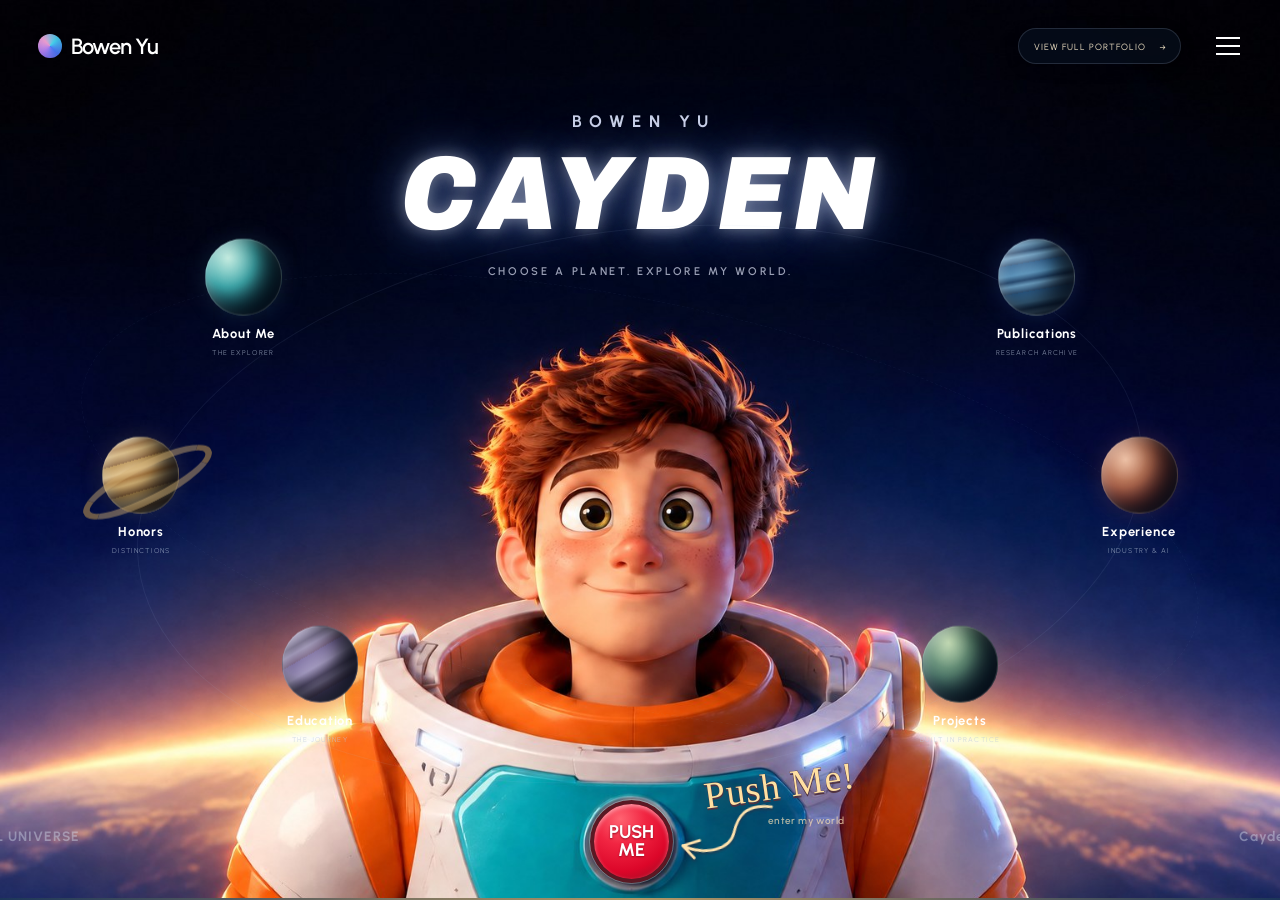
<file: index.html>
<!doctype html>
<html lang="en"><head><meta charset="utf-8"><meta name="viewport" content="width=device-width,initial-scale=1"><meta name="description" content="Bowen Yu — MSc Robotics student at the University of Manchester. Research in AI agents, explainable AI, cybersecurity and autonomous systems."><title>Bowen Yu | Academic Homepage</title><link rel="icon" href="assets/favicon.svg?v=bw-navy-gold-3" type="image/svg+xml"><link rel="stylesheet" href="style.css?v=white-lab-9"><script src="app.js?v=white-lab-9" defer></script><link rel="stylesheet" href="research.css?v=ambient-edge-3"><script src="research.js?v=ambient-edge-3" defer></script></head><body>
<section class="skyranger-intro" id="skyranger" aria-label="Interactive character introduction"><iframe class="skyranger-embed" src="skyranger.html?v=planet-hover-4" title="Cayden — interactive portfolio universe" allow="autoplay" loading="eager"></iframe><a class="skip-intro sr-only" href="#portfolio">Skip intro and view full portfolio</a></section>
<header class="topbar" id="portfolio"><div class="nav-inner"><a href="#skyranger" class="wordmark">Cayden<span>Bowen Yu / Personal Universe</span></a><nav aria-label="Main navigation"><a href="#about" class="active">About</a><a href="#publications">Publications</a><a href="#honors">Honors</a><a href="#experience">Experience</a><a href="#projects">Projects</a><a href="assets/Bowen-Yu-CV.pdf" target="_blank" rel="noopener">CV ↗</a></nav></div></header>
<div class="page"><aside><div class="profile card"><div class="profile-art photo-frame"><img src="assets/bowen-photo.jpg" alt="Bowen Yu holding a plush toy" width="1080" height="1440" fetchpriority="high"><span class="photo-caption">BOWEN YU · BEYOND THE LAB</span></div><h1>Bowen Yu</h1><p class="role">MSc Robotics Student</p><p class="affiliation">The University of Manchester</p><p class="place"><svg viewBox="0 0 24 24" aria-hidden="true"><path d="M12 22s8-8 8-14a8 8 0 1 0-16 0c0 6 8 14 8 14Z"/><circle cx="12" cy="8" r="2.5"/></svg> Manchester, United Kingdom</p><a class="email" href="mailto:yubowen_2026@163.com">yubowen_2026@163.com</a><div class="socials"><a href="assets/Bowen-Yu-CV.pdf" target="_blank" rel="noopener">CV ↗</a><a href="https://github.com/cayden-13/cayden-13.github.io" target="_blank" rel="noopener">GitHub ↗</a><a href="https://www.linkedin.com/in/博闻-喻-30b424443" target="_blank" rel="noopener">LinkedIn ↗</a></div><div class="profile-bottom"><span class="status-dot"></span> From intelligent models to real systems.</div></div><div class="side-note"><span>RESEARCH FOCUS</span><p>AI agents & LLMs<br>Explainable & trustworthy AI<br>Robotics & autonomous systems</p><a href="#contact">Get in touch →</a></div></aside>
<main><div class="achievement-strip" aria-label="Selected achievements"><a href="#honors" class="achievement"><span class="achievement-icon">✧</span><div><strong>Zhejiang Provincial Government Scholarship</strong><small>2025/26 · 浙江省政府奖学金</small></div><span>↗</span></a><a href="#honors" class="achievement"><span class="achievement-icon">✦</span><div><strong>Best Paper Award</strong><small>ICNGN 2024</small></div><span>↗</span></a><a href="#education" class="achievement"><span class="achievement-icon">⌁</span><div><strong>Dual Bachelor’s Degrees</strong><small>Kean (USA) + Wenzhou-Kean</small></div><span>↗</span></a></div>
<section class="card about" id="about"><div class="section-top"><h2>About Me</h2><span class="section-index">EXPLORER / AI & ROBOTICS</span></div><p>Hi, I’m <strong>Bowen Yu</strong>, an MSc Robotics student at <strong>The University of Manchester</strong> and a dual-degree graduate of <strong>Kean University (USA)</strong> and <strong>Wenzhou-Kean University</strong>, majoring in <strong>Computer Science and Technology</strong> with a minor in <strong>Mathematics</strong>.</p><p>I work at the intersection of <a href="#publications">AI agents, explainable AI and autonomous systems</a>. My experience spans <strong>AI engineering at Xiaohongshu</strong>, leading a multi-agent project in the <strong>ByteDance AI Full-Stack Development Competition</strong>, 3D vision at <strong>SHINING 3D</strong>, and research in trustworthy machine learning.</p><div class="interest-tags"><span>AI Agents & LLMs</span><span>Explainable AI</span><span>Cybersecurity</span><span>Robotics</span></div></section>
<section class="card publications" id="publications"><div class="section-top"><h2>Publications <span class="heading-count">8 works</span></h2><a class="small-link" href="assets/Bowen-Yu-CV.pdf" target="_blank" rel="noopener">Full CV ↗</a></div><p class="section-description">Explainability, privacy-preserving learning and autonomous intelligence.</p><div class="filters" role="group" aria-label="Filter publications"><button class="active" data-filter="all" aria-pressed="true">All <span>8</span></button><button data-filter="published" aria-pressed="false">Published</button><button data-filter="accepted" aria-pressed="false">Accepted</button><button data-filter="preprint" aria-pressed="false">Preprint</button><button data-filter="review" aria-pressed="false">Under review</button></div><div id="paper-list"></div><p class="publication-note">Publication details and statuses follow the supplied CV. Manuscript preview images supplied by Bowen Yu; click a thumbnail to enlarge. Preview versions may differ in title or layout from the final publication.</p></section>
<section class="card" id="honors"><div class="section-top"><h2>Honors & Awards <span class="honor-star">✧</span></h2><span class="section-index">RECOGNITION</span></div><ul class="honor-list"><li><span>Zhejiang Provincial Government Scholarship</span><time>2025/26</time></li><li><span>Outstanding Graduate Award</span><time>2026</time></li><li><span>Dean’s List Award <em>Six times</em></span><time>2023–2026</time></li><li><span>INM Inspiration and Innovation Scholarship</span><time>2025/26</time></li><li><span>Dean’s Scholarship</span><time>2024/25, 2025/26</time></li><li><span>Research Innovation Scholarship</span><time>2024/25</time></li><li><span>Best Paper Award · ICNGN</span><time>2024</time></li><li><span>University Innovation Research Paper Award</span><time>2024</time></li><li><span>Excellent Professional Programming Award</span><time>2023</time></li></ul></section>
<section class="card" id="experience"><div class="section-top"><h2>Industry Experience & Competition</h2><span class="section-index">BUILDING IN PRACTICE</span></div><div class="experience-list"><article><a class="company-image rednote" href="https://www.xiaohongshu.com/" target="_blank" rel="noopener" aria-label="Xiaohongshu official app icon — official source"><img src="assets/rednote.png" alt="Xiaohongshu official app icon" loading="lazy" width="140" height="80"></a><div><h3>Xiaohongshu <span class="date">Jun. – Sep. 2026</span></h3><h4>Product Engineer · Lingxi AI · Shanghai</h4><p>Built automated AI agent quality reports, KPI pipelines, observability dashboards and enterprise agent skill packages.</p></div></article><article class="competition-entry"><a class="company-image bytedance" href="https://www.bytedance.com/zh/" target="_blank" rel="noopener" aria-label="ByteDance official website"><img src="assets/bytedance-color.png" alt="ByteDance official logo" loading="lazy" width="140" height="80"></a><div><h3>ByteDance <span class="date">May – Jun. 2026</span></h3><h4>Team Leader · AI Full-Stack Development Competition</h4><p>Designed a seven-node LangGraph multi-agent system for competitive intelligence, with MCP integrations, two-stage evidence verification and a self-correcting QualityAgent loop.</p><div class="experience-highlight">Shortlisted twice · Final presentation · Outstanding Project Team</div><a class="experience-link" href="#projects">Explore the project →</a></div></article><article><figure class="company-illustration"><img src="assets/illustrations/matrix.svg" alt="Illustration of an AI video production workspace" width="480" height="260" loading="lazy"><figcaption>AI PRODUCT · ILLUSTRATION</figcaption></figure><div><h3>Architecture Matrix Technology <span class="date">Apr. – Jun. 2026</span></h3><h4>AI Product Manager · 广州架构矩阵科技</h4><p>Led a multi-agent short-video generation system; built LLM evaluation infrastructure and backend services with FastAPI, Redis, PostgreSQL and Docker.</p></div></article><article><a class="company-image shining" href="https://www.shining3d.com/" target="_blank" rel="noopener" aria-label="SHINING 3D official logo — official source"><img src="assets/shining.png" alt="SHINING 3D official logo" loading="lazy" width="140" height="80"></a><div><h3>SHINING 3D <span class="date">Jun. – Sep. 2024</span></h3><h4>Algorithm Engineer · Hangzhou</h4><p>Contributed to active and passive 3D reconstruction algorithms, computer vision inspection models and large-scale data pipelines.</p></div></article><article><a class="company-image sinopec" href="http://www.sinopec.com/" target="_blank" rel="noopener" aria-label="Sinopec official logo — official source"><img src="assets/sinopec.png" alt="Sinopec official logo" loading="lazy" width="140" height="80"></a><div><h3>Sinopec <span class="date">Dec. 2023 – Feb. 2024</span></h3><h4>Cybersecurity Engineer · Hunan</h4><p>Secured Windows Server environments, investigated anomalous traffic and streamlined access request workflows.</p></div></article><article><a class="company-image museum" href="https://jsj.yueyang.gov.cn/54185/54187/54220/content_2337164.html" target="_blank" rel="noopener" aria-label="Yueyang Museum exterior, Yueyang government photograph — official source"><img src="assets/museum.jpg" alt="Yueyang Museum exterior, Yueyang government photograph" loading="lazy" width="140" height="80"></a><div><h3>Yueyang Museum <span class="date">Jun. – Aug. 2023</span></h3><h4>Backend Development Engineer · Hunan</h4><p>Co-developed an exhibit information management module supporting 200+ artifacts; improved Java backend performance and resolved critical defects.</p></div></article></div><details class="image-credits"><summary>Official image sources <span>+</span></summary><p>Company marks belong to their respective owners. Sources: <a href="https://www.xiaohongshu.com/" target="_blank" rel="noopener">Xiaohongshu</a> · <a href="https://www.bytedance.com/zh/" target="_blank" rel="noopener">ByteDance</a> · <a href="https://www.shining3d.com/" target="_blank" rel="noopener">SHINING 3D</a> · <a href="http://www.sinopec.com/" target="_blank" rel="noopener">Sinopec</a>. Museum photograph: <a href="https://jsj.yueyang.gov.cn/54185/54187/54220/content_2337164.html" target="_blank" rel="noopener">Yueyang Municipal Government</a>. Personal photograph supplied by Bowen Yu. AI product illustration is an original concept drawing. Project hardware photographs are sourced from <a href="https://www.raspberrypi.com/products/" target="_blank" rel="noopener">Raspberry Pi</a> and illustrate related hardware, not project implementations. University marks are sourced from the official websites of <a href="https://www.manchester.ac.uk/" target="_blank" rel="noopener">The University of Manchester</a>, <a href="https://www.kean.edu/" target="_blank" rel="noopener">Kean University</a> and <a href="https://www.wku.edu.cn/" target="_blank" rel="noopener">Wenzhou-Kean University</a>.</p></details></section>
<section class="card background" id="education"><div class="section-top"><h2>Education</h2><span class="section-index">BACKGROUND</span></div><article class="education-row"><div class="university-marks"><a class="university-mark manchester-mark" href="https://www.manchester.ac.uk/" target="_blank" rel="noopener" aria-label="The University of Manchester official website"><img src="assets/universities/manchester.png" alt="The University of Manchester official logo" width="206" height="86" loading="lazy"></a></div><div><h3>The University of Manchester <span class="date">Sep. 2026 – Sep. 2027</span></h3><p>MSc Robotics</p><small>Autonomous Mobile Robots · Reinforcement Learning · Computer Vision · Robotic Systems</small></div></article><article class="education-row"><div class="university-marks"><a class="university-mark kean-mark" href="https://www.kean.edu/" target="_blank" rel="noopener" aria-label="Kean University official website"><img src="assets/universities/kean.svg" alt="Kean University official seal and wordmark" width="619" height="168" loading="lazy"></a></div><div><h3>Kean University (USA) + Wenzhou-Kean University <span class="date">Sep. 2022 – Jun. 2026</span></h3><p>Dual Bachelor’s Degrees · Major: Computer Science and Technology</p><p class="education-minor">Minor: Mathematics</p><small>Zhejiang Provincial Government Scholarship · Six-time Dean’s List</small></div></article></section>
<section class="card" id="projects"><div class="section-top"><h2>Research & Projects</h2><span class="section-index">SELECTED WORK</span></div><p class="hardware-note">Hardware photographs illustrate the research themes; they are not photographs of the project implementations.</p><article class="project"><figure class="project-art hardware-photo"><img src="assets/hardware/pi5.png" alt="Raspberry Pi 5 computer board — representative hardware photograph" width="800" height="450" loading="lazy"><figcaption><span>Raspberry Pi 5 computer board</span><a href="https://www.raspberrypi.com/products/raspberry-pi-5/" target="_blank" rel="noopener">Photo: Raspberry Pi ↗</a></figcaption></figure><div class="project-heading"><span class="project-number">01</span><div><h3>Multi-Agent Competitive Intelligence</h3><p>Team Leader · ByteDance AI Full-Stack Development Competition · May–Jun. 2026</p></div></div><p>Designed a seven-node LangGraph workflow for automated gaming mouse competitive analysis, connecting research, evidence collection, analysis, validation and reporting.</p><div class="workflow" aria-label="Illustrative multi-agent workflow"><span>Research</span><b>→</b><span>Evidence</span><b>→</b><span>Analysis</span><b>→</b><span>Validation</span><b>→</b><span>Report</span><small>↳ QualityAgent feedback & two-stage evidence verification</small></div><details><summary>My contribution & outcome <span>+</span></summary><p>Built a self-correcting QualityAgent loop and a two-stage evidence verification framework. Integrated MCP tools for real-time specification retrieval, pricing analysis and competitor benchmarking. The team was shortlisted twice, selected for the final presentation, and recognised as an Outstanding Project Team.</p></details><div class="tags"><span>LangGraph</span><span>MCP</span><span>Multi-agent systems</span></div></article><article class="project"><figure class="project-art hardware-photo"><img src="assets/hardware/chips.png" alt="RP2040 microcontroller chips — representative hardware photograph" width="800" height="450" loading="lazy"><figcaption><span>RP2040 microcontroller chips</span><a href="https://www.raspberrypi.com/products/rp2040/" target="_blank" rel="noopener">Photo: Raspberry Pi ↗</a></figcaption></figure><div class="project-heading"><span class="project-number">02</span><div><h3>Explainable AI for Malware Analysis</h3><p>BSc Dissertation · Supervisor: Dr. Yue Zhao · 2024–2026</p></div></div><p>A systematic review of Windows and Android malware analysis, examining benchmark datasets, deep learning approaches, and the roles of LIME and SHAP in detection interpretability.</p><details><summary>Research focus & findings <span>+</span></summary><p>Analysed the strengths and limitations of XAI-assisted detection and identified open challenges for scalable, transparent and trustworthy malware analysis systems.</p></details><a class="paper-link" href="https://doi.org/10.7717/peerj-cs.3902" target="_blank" rel="noopener">Paper ↗</a><div class="tags"><span>Explainable AI</span><span>Cybersecurity</span><span>LIME / SHAP</span></div></article><article class="project"><figure class="project-art hardware-photo"><img src="assets/hardware/sense-hat.jpg" alt="Sense HAT environmental sensor board — representative hardware photograph" width="800" height="450" loading="lazy"><figcaption><span>Sense HAT environmental sensor board</span><a href="https://www.raspberrypi.com/products/sense-hat/" target="_blank" rel="noopener">Photo: Raspberry Pi ↗</a></figcaption></figure><div class="project-heading"><span class="project-number">03</span><div><h3>AI-Powered Smart Flow Control for TCM</h3><p>Team Member · China-U.S. Young Maker Competition · Apr.–May 2025</p></div></div><p>Co-developed a hardware-software system combining wearable biometric data, AI-driven health analysis and automated flow control for personalised Traditional Chinese Medicine delivery.</p><div class="project-result">Competition finalist</div><div class="tags"><span>AI + Hardware</span><span>Health monitoring</span><span>Flow control</span></div></article><article class="project"><figure class="project-art hardware-photo"><img src="assets/hardware/pico.png" alt="Raspberry Pi Pico microcontroller boards — representative hardware photograph" width="800" height="450" loading="lazy"><figcaption><span>Raspberry Pi Pico microcontroller boards</span><a href="https://www.raspberrypi.com/products/raspberry-pi-pico/" target="_blank" rel="noopener">Photo: Raspberry Pi ↗</a></figcaption></figure><div class="project-heading"><span class="project-number">04</span><div><h3>Autonomous Home Appliance Agents</h3><p>Research Collaboration · ICNGN 2024</p></div></div><p>Modelled sensor and appliance agents using modular object-oriented programs to support perception, communication and autonomous execution of condition-action rules.</p><div class="project-result">★ Best Paper Award · ICNGN 2024</div><a class="paper-link" href="https://doi.org/10.1109/ICNGN63705.2024.10871679" target="_blank" rel="noopener">Paper ↗</a></article></section>
<section class="card" id="updates"><div class="section-top"><h2>Recent Highlights</h2><span class="section-index">UPDATES</span></div><div class="news-row"><time>Sep. 2026</time><p>Started my <strong>MSc in Robotics</strong> at The University of Manchester.</p></div><div class="news-row"><time>Jun.–Sep. 2026</time><p>Worked on AI application development and agent quality reporting at <strong>Xiaohongshu · Lingxi AI</strong>.</p></div><div class="news-row"><time>Jun. 2026</time><p>Completed dual bachelor’s degrees at <strong>Kean University (USA)</strong> and <strong>Wenzhou-Kean University</strong>, majoring in Computer Science and Technology with a minor in Mathematics.</p></div><div class="news-row"><time>May–Jun. 2026</time><p>Led an AI multi-agent competition project, shortlisted twice and recognised as an <strong>Outstanding Project Team</strong>.</p></div></section>
<section class="card" id="skills"><div class="section-top"><h2>Skills & Beyond Research</h2><span class="section-index">TOOLKIT</span></div><div class="skill-row"><h3>Programming</h3><p>Python · Java · R · SQL · HTML · CSS</p></div><div class="skill-row"><h3>AI & Engineering</h3><p>PyTorch · TensorFlow · LangGraph · MCP · FastAPI · Redis · PostgreSQL · Docker</p></div><div class="skill-row"><h3>Languages</h3><p>Chinese (native) · English (proficient)</p></div><div class="personal"><span>Beyond the lab</span><p>I am also a <strong>national second-level volleyball athlete</strong>. Curiosity drives my research; teamwork and persistence shape how I build.</p></div></section>
<section class="card contact" id="contact"><div><h2>Let’s connect.</h2><p>For research conversations, collaborations and opportunities.</p></div><a href="mailto:yubowen_2026@163.com">Email me ↗</a></section><footer><span>© 2026 Bowen Yu · Last updated October 2026</span><a href="#about">Back to top ↑</a></footer></main></div></body></html>
</file>
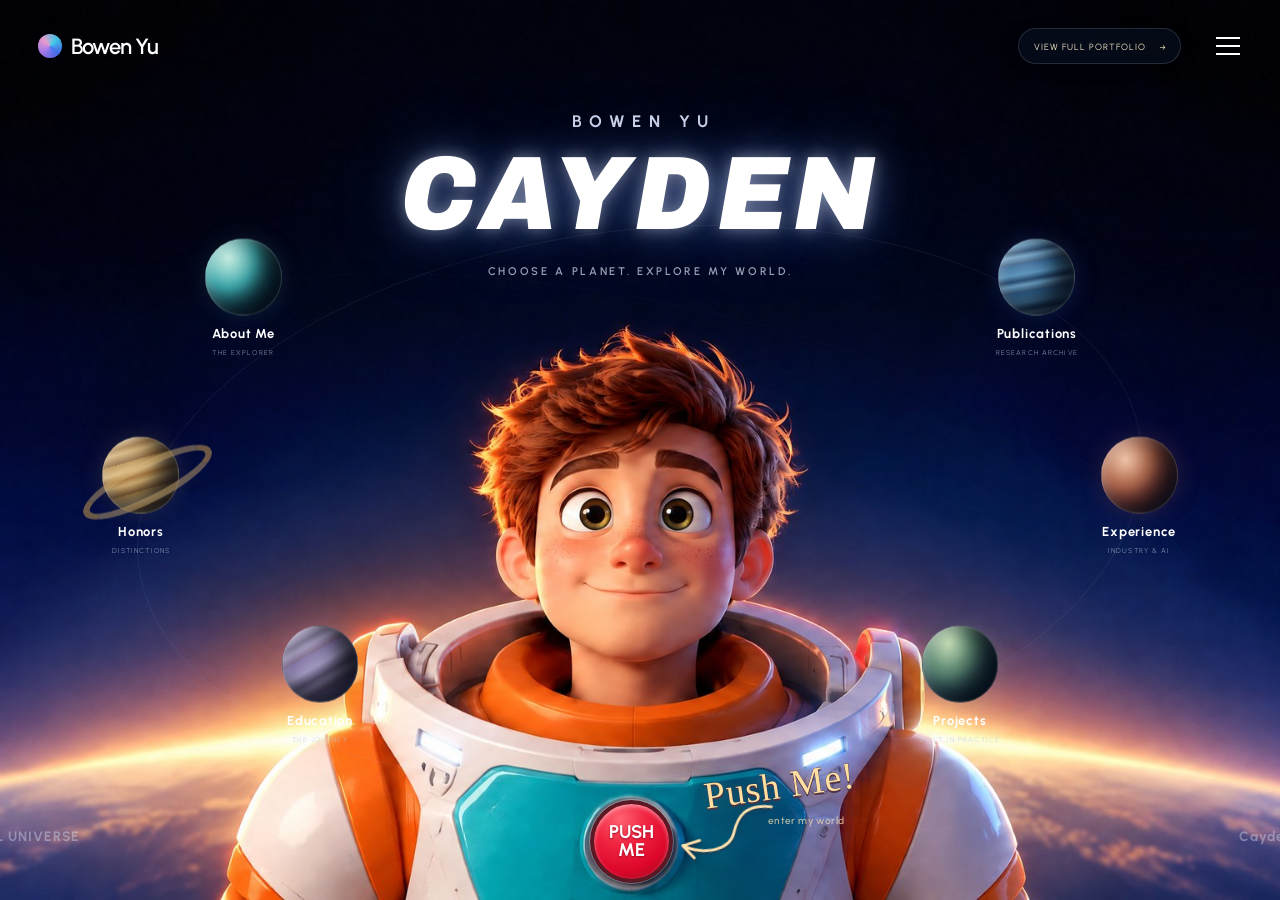
<file: skyranger.html>
<!doctype html>
<html lang="en"><head><meta charset="utf-8"><meta name="viewport" content="width=device-width,initial-scale=1"><meta name="theme-color" content="#02040d"><meta name="description" content="CAYDEN — Bowen Yu’s interactive portfolio universe. Move the pointer to guide the cadet’s gaze; press the chest button to enter the detailed research portfolio."><title>CAYDEN · Bowen Yu</title><link rel="icon" href="assets/favicon.svg?v=bw-navy-gold-3"><link rel="preload" as="image" href="assets/skyranger/plate.jpg"><link rel="preconnect" href="https://fonts.googleapis.com"><link rel="preconnect" href="https://fonts.gstatic.com" crossorigin><link href="https://fonts.googleapis.com/css2?family=Archivo:ital,wdth,wght@1,94,900&amp;family=Urbanist:wght@600;700&amp;family=Chewy&amp;display=swap" rel="stylesheet">
<style>
:root{color-scheme:dark;--u:max(calc(100vw / 1440),calc(100svh / 810));--muted:#cdd2e6}*{box-sizing:border-box}html,body{margin:0;width:100%;height:100%;background:#02040d;font-family:Urbanist,Arial,sans-serif;color:#fff}body{overflow:hidden}.stage{position:relative;width:100%;height:100svh;min-height:400px;overflow:hidden;isolation:isolate}.frame{position:absolute;width:calc(1440 * var(--u));height:calc(810 * var(--u));left:calc(50% - 720 * var(--u));top:calc(50% - 405 * var(--u));isolation:isolate}.plate{position:absolute;inset:0;width:100%;height:100%;object-fit:fill;user-select:none;pointer-events:none;z-index:0}.head-clip{position:absolute;left:calc(510 * var(--u));top:calc(255 * var(--u));width:calc(435 * var(--u));height:calc(450 * var(--u));object-fit:fill;opacity:0;transition:opacity .6s;mask-image:radial-gradient(ellipse 50% 50% at 50% 46%,#000 72%,transparent 99%);-webkit-mask-image:radial-gradient(ellipse 50% 50% at 50% 46%,#000 72%,transparent 99%);pointer-events:none;z-index:2}.head-clip.ready{opacity:1}.helmet{position:absolute;left:calc(533 * var(--u));top:calc(288 * var(--u));width:calc(360 * var(--u));height:calc(360 * var(--u));object-fit:fill;mix-blend-mode:screen;mask-image:linear-gradient(#000 76%,transparent 92%);-webkit-mask-image:linear-gradient(#000 76%,transparent 92%);opacity:0;transform:translateY(calc(-70 * var(--u)));pointer-events:none;z-index:3;will-change:transform,opacity}.scene-header{position:absolute;left:calc(55 * var(--u));top:calc(39 * var(--u));right:calc(55 * var(--u));height:calc(40 * var(--u));display:flex;justify-content:space-between;align-items:center;z-index:8}.logo{display:flex;align-items:center;gap:calc(10 * var(--u));font-size:calc(29.5 * var(--u));font-weight:600;letter-spacing:-.8px;text-decoration:none;color:white}.logo-disc{width:calc(35 * var(--u));height:calc(35 * var(--u));border-radius:50%;background:conic-gradient(from 45deg,#46dff1,#5285ff,#b686f4,#ee9fcf,#46dff1);box-shadow:inset -4px -4px 12px #150b8040}.menu-toggle{width:calc(32 * var(--u));height:calc(34 * var(--u));border:0;padding:calc(3 * var(--u));background:transparent;display:flex;flex-direction:column;justify-content:center;gap:calc(6 * var(--u));color:white;cursor:pointer}.menu-toggle span{display:block;width:calc(25 * var(--u));height:calc(2 * var(--u));background:currentColor;transition:transform .3s,opacity .3s}.menu-toggle[aria-expanded=true] span:nth-child(1){transform:translateY(calc(8 * var(--u))) rotate(45deg)}.menu-toggle[aria-expanded=true] span:nth-child(2){opacity:0}.menu-toggle[aria-expanded=true] span:nth-child(3){transform:translateY(calc(-8 * var(--u))) rotate(-45deg)}.copy{position:absolute;top:calc(122 * var(--u));left:0;right:0;text-align:center;z-index:5;pointer-events:none}.eyebrow{font-size:calc(18 * var(--u));font-weight:700;letter-spacing:.46em;color:var(--muted);padding-left:.46em;margin:0 0 calc(10 * var(--u))}.headline{font-family:Archivo,'Arial Black',Arial,sans-serif;font-variation-settings:'wdth' 94,'wght' 900;font-weight:900;font-style:italic;letter-spacing:-.02em;font-size:calc(100 * var(--u));line-height:1.04;margin:0;color:#fff;text-shadow:0 0 calc(14 * var(--u)) #ffffff90,0 0 calc(34 * var(--u)) #b7d5ff78,0 0 calc(70 * var(--u)) #4983ff6b}.subtitle{font-size:calc(23 * var(--u));font-weight:600;color:var(--muted);margin:calc(9 * var(--u)) 0 0}.push-button{position:absolute;left:calc(675 * var(--u));top:calc(720 * var(--u));width:calc(75 * var(--u));height:calc(75 * var(--u));border:calc(4 * var(--u)) solid #5a1924;outline:calc(1 * var(--u)) solid #d5e7ed5e;border-radius:50%;background:radial-gradient(circle at 35% 20%,#ff6371 0%,#f12542 33%,#dc0629 68%,#8e0f23 100%);box-shadow:inset 0 calc(2 * var(--u)) calc(4 * var(--u)) #ffffff80,0 calc(3 * var(--u)) calc(6 * var(--u)) #081b3a8a;display:grid;place-content:center;text-align:center;color:white;font:700 calc(16.5 * var(--u))/.96 Urbanist,Arial,sans-serif;padding:0;z-index:6;cursor:pointer;text-shadow:0 1px 2px #9f0c24}.push-button[aria-pressed=true]{box-shadow:inset 0 2px 4px #ffffff80,0 0 calc(15 * var(--u)) #ff365b9c,0 0 calc(32 * var(--u)) #ff335649}.push-button:hover{filter:brightness(1.1)}button:focus-visible,a:focus-visible{outline:2px solid #a9d9ff;outline-offset:7px}.caption{position:absolute;top:calc(745 * var(--u));font-size:calc(12.2 * var(--u));font-weight:700;letter-spacing:.02em;color:#fff;z-index:5;margin:0}.caption-left{left:calc(55 * var(--u))}.caption-right{right:calc(55 * var(--u))}.caption-right a{color:inherit;text-decoration:none}.interaction-hint{position:absolute;left:calc(55 * var(--u));top:calc(676 * var(--u));font-size:calc(10 * var(--u));line-height:1.8;letter-spacing:.1em;color:#cdd2e67a;z-index:5;margin:0}.portfolio-link{position:fixed;bottom:19px;left:50%;transform:translateX(-50%);display:flex;align-items:center;gap:13px;padding:10px 17px;border:1px solid #ffffff35;border-radius:30px;background:#07152a75;backdrop-filter:blur(12px);color:#f3e5c8;font-size:10px;letter-spacing:1.3px;text-decoration:none;z-index:10;white-space:nowrap;transition:background .3s,border-color .3s}.portfolio-link:hover{background:#18304dba;border-color:#ffffff75}.portfolio-link span{display:inline-block;animation:next 2s ease-in-out infinite}.menu-panel{position:fixed;top:92px;right:36px;z-index:12;background:#09172de8;border:1px solid #ffffff22;border-radius:12px;backdrop-filter:blur(22px);padding:22px 26px;width:230px;box-shadow:0 16px 70px #0008}.menu-panel[hidden]{display:none}.menu-panel p{font-size:9px;letter-spacing:2px;color:#b4c1d7;margin:0 0 13px}.menu-panel a{display:flex;justify-content:space-between;text-decoration:none;color:#fff;padding:11px 0;font-size:14px;border-bottom:1px solid #ffffff14}.menu-panel a:last-child{border:0}.menu-panel a:hover{color:#e4c58a}.cursor-ring,.cursor-dot{position:fixed;top:0;left:0;z-index:100;pointer-events:none;opacity:0;border-radius:50%;mix-blend-mode:difference}.cursor-ring{width:44px;height:44px;border:1.5px solid white;margin:-22px 0 0 -22px}.cursor-dot{width:7px;height:7px;background:white;margin:-3.5px 0 0 -3.5px}.cursor-active .cursor-ring,.cursor-active .cursor-dot{opacity:1}.cursor-active,.cursor-active button,.cursor-active a{cursor:none}.sr-only{position:absolute;width:1px;height:1px;padding:0;margin:-1px;overflow:hidden;clip:rect(0,0,0,0);white-space:nowrap;border:0}@keyframes next{50%{transform:translateY(3px)}}
@media(max-width:820px){.scene-header{position:fixed;left:23px;right:23px;top:25px;height:34px}.logo{font-size:24px;gap:9px}.logo-disc{width:29px;height:29px}.menu-toggle{width:28px;height:30px;padding:2px;gap:5px}.menu-toggle span{width:24px;height:2px}.menu-toggle[aria-expanded=true] span:nth-child(1){transform:translateY(7px) rotate(45deg)}.menu-toggle[aria-expanded=true] span:nth-child(3){transform:translateY(-7px) rotate(-45deg)}.copy{position:fixed;top:99px;left:10px;right:10px}.eyebrow{font-size:14px;margin-bottom:12px}.headline{font-size:clamp(40px,10vw,64px)}.subtitle{font-size:16px;margin-top:10px}.caption{position:fixed;top:auto;bottom:72px;font-size:9px}.caption-left{left:22px}.caption-right{right:22px}.caption-right a{font-size:8px}.interaction-hint{position:fixed;top:auto;bottom:105px;left:22px;font-size:8px;letter-spacing:.03em;max-width:100px}.portfolio-link{font-size:8px;bottom:20px;padding:9px 12px;gap:8px}.menu-panel{top:72px;right:20px;width:220px}.push-button{min-width:44px;min-height:44px}}
@media(max-height:580px){.scene-header{top:18px}.copy{top:76px}.eyebrow{font-size:10px;margin-bottom:5px}.headline{font-size:44px}.subtitle{font-size:13px;margin-top:5px}.interaction-hint{display:none}.portfolio-link{bottom:12px}.caption{bottom:17px;font-size:8px}}
@media(prefers-reduced-motion:reduce){*,*:before,*:after{animation:none!important;transition:none!important}.head-clip{display:none}.cursor-ring,.cursor-dot{display:none}}

/* Six distinct worlds orbit the character; the face stays unobstructed. */
.copy{top:calc(100 * var(--u))}.eyebrow{font-size:calc(15 * var(--u));letter-spacing:.45em;margin-bottom:calc(8 * var(--u))}.headline{font-size:calc(94 * var(--u));letter-spacing:.05em;text-shadow:0 0 16px #ffffff65,0 0 40px #84aaff65,0 0 80px #3975ff45}.subtitle{font-size:calc(10 * var(--u));letter-spacing:.24em;margin-top:calc(14 * var(--u));opacity:.75}.interaction-hint{display:none}.planet-system{position:absolute;inset:0;z-index:7;pointer-events:none}.orbit-path{position:absolute;width:79%;height:61%;left:50%;top:56%;transform:translate(-50%,-50%) rotate(-7deg);border:1px solid #abcdf014;border-radius:50%;pointer-events:none}.orbit-secondary{width:89%;height:45%;transform:translate(-50%,-50%) rotate(12deg);border-style:dashed;border-color:#abcdf00c}.planet{--size:clamp(56px,6vw,90px);position:absolute;left:var(--x);top:var(--y);transform:translate(-50%,-50%);display:flex;flex-direction:column;align-items:center;gap:8px;width:170px;pointer-events:auto;text-decoration:none;color:#fff;outline-offset:8px;border-radius:12px}.planet-about{--x:19%;--y:33%}.planet-publications{--x:81%;--y:33%}.planet-honors{--x:11%;--y:55%}.planet-experience{--x:89%;--y:55%}.planet-education{--x:25%;--y:76%}.planet-projects{--x:75%;--y:76%}.planet-orb{position:relative;display:block;width:var(--size);height:var(--size);border-radius:50%;background:var(--texture);box-shadow:inset -18px -10px 23px #000b,inset 3px 2px 11px #fff5,0 0 24px var(--halo);animation:planet-float 6s ease-in-out infinite;transition:box-shadow .4s,scale .4s;isolation:isolate}.planet-surface{position:absolute;inset:0;border-radius:50%;background:radial-gradient(ellipse at 29% 24%,#ffffff2e,transparent 40%,#01091d90 90%);border:1px solid #ffffff21}.teal{--texture:radial-gradient(ellipse at 30% 25%,#b9e8da,#3eaaad 35%,#124457 75%);--halo:#5ccbd726}.blue{--texture:repeating-linear-gradient(170deg,#2e608f 0%,#538eb7 12%,#1f4269 19%,#6a9ec2 24%,#34577c 32%);--halo:#508bff30}.gold{--texture:repeating-linear-gradient(164deg,#b88f4e 0%,#e0c18a 10%,#a8773d 17%,#d4b275 23%,#8a6239 33%);--halo:#efc66a26}.gold:before{content:'';position:absolute;left:-34%;top:32%;width:168%;height:35%;border:7px solid #d5b27575;border-left-color:#b18c4d9c;border-right-color:#b18c4d9c;border-radius:50%;transform:rotate(-27deg);z-index:1;pointer-events:none}.red{--texture:radial-gradient(ellipse at 32% 30%,#eab696,#ba7355 28%,#9a4c40 55%,#422b3c 90%);--halo:#e77c5530}.violet{--texture:repeating-linear-gradient(150deg,#7a6c9f 0%,#a49ac2 13%,#615879 23%,#9187ab 29%,#756082 37%);--halo:#ab91ee30}.green{--texture:radial-gradient(ellipse at 35% 22%,#b8d4a6,#628e75 30%,#305963 65%,#112936 90%);--halo:#78d5ac26}.planet:nth-of-type(2n) .planet-orb{animation-delay:-2s}.planet:nth-of-type(3n) .planet-orb{animation-delay:-4s}.planet-label{font-size:13px;letter-spacing:.06em;font-weight:700;margin-top:2px;transition:color .3s}.planet-subtitle{font-size:7px;letter-spacing:.16em;color:#bdc9e0a1;line-height:1}.planet:hover .planet-orb,.planet:focus-visible .planet-orb{scale:1.1;box-shadow:inset -18px -10px 23px #0009,inset 3px 2px 11px #fff6,0 0 40px var(--halo)}.planet:hover .planet-label{color:#f2dcad}.planet:focus-visible{outline:1px solid #d5e6ff}.caption{opacity:.6}.logo-disc{width:24px;height:24px}.logo{font-size:22px}.portfolio-link{font-size:9px}@keyframes planet-float{50%{translate:0 -6px}}
@media(max-width:820px){.copy{top:89px}.eyebrow{font-size:12px;margin-bottom:7px}.headline{font-size:clamp(44px,12vw,64px)}.subtitle{font-size:7px;letter-spacing:.12em;margin-top:10px}.planet{--size:46px;width:90px;gap:7px}.planet-about{--x:15%;--y:29%}.planet-publications{--x:85%;--y:29%}.planet-honors{--x:12%;--y:48%}.planet-experience{--x:88%;--y:48%}.planet-education{--x:15%;--y:67%}.planet-projects{--x:85%;--y:67%}.planet-label{font-size:10px;letter-spacing:0}.planet-subtitle{font-size:5px;letter-spacing:.03em}.planet-orb{box-shadow:inset -10px -7px 16px #000b,inset 2px 2px 6px #fff5,0 0 15px var(--halo)}.gold:before{border-width:4px}.caption-left{bottom:69px;font-size:7px}.caption-right{bottom:69px;font-size:7px}.orbit-path{width:88%;height:58%;top:49%}.logo{font-size:20px}.logo-disc{width:23px;height:23px}}
@media(max-height:580px){.copy{top:60px}.eyebrow{font-size:10px}.headline{font-size:46px}.subtitle{font-size:7px}.planet{--size:40px;gap:5px}.planet-about,.planet-publications{--y:37%}.planet-honors,.planet-experience{--y:59%}.planet-education,.planet-projects{--y:80%}.planet-label{font-size:9px}.planet-subtitle{font-size:5px}.caption{display:none}}
@media(prefers-reduced-motion:reduce){.planet-orb{animation:none!important}}

/* Keep navigation at the top, clear of the chest interaction at every size. */
.scene-header{position:fixed;left:38px;right:38px;top:28px;height:36px}.logo{font-size:22px;gap:9px}.logo-disc{width:24px;height:24px}.menu-toggle{width:28px;height:32px;padding:2px;gap:6px}.menu-toggle span{width:24px;height:2px}.menu-toggle[aria-expanded=true] span:nth-child(1){transform:translateY(8px) rotate(45deg)}.menu-toggle[aria-expanded=true] span:nth-child(3){transform:translateY(-8px) rotate(-45deg)}.portfolio-link{position:fixed;top:28px;right:99px;bottom:auto;left:auto;transform:none;font-size:9px;padding:10px 15px;letter-spacing:1px;min-height:36px;background:#0d1c315e;border-color:#c4d6f12a;box-shadow:0 4px 20px #00000012}.portfolio-link span{animation:none;transform:rotate(-90deg)}.portfolio-link:hover{background:#1b3553ad;border-color:#c4d6f16b;box-shadow:0 5px 22px #0002}.push-callout{position:absolute;left:calc(782 * var(--u));top:calc(688 * var(--u));width:calc(160 * var(--u));height:calc(106 * var(--u));z-index:7;pointer-events:none;user-select:none;rotate:-8deg}.push-callout>span{display:block;font-family:Chewy,'Comic Sans MS',cursive;font-size:calc(34 * var(--u));line-height:1.05;color:#ffe0a2;letter-spacing:.02em;text-shadow:0 2px 0 #503241,0 0 18px #ffbc5b35;-webkit-text-stroke:.5px #4d2a36;paint-order:stroke fill;animation:callout-wiggle 5s ease-in-out 3}.push-callout svg{position:absolute;top:calc(28 * var(--u));left:calc(-36 * var(--u));width:calc(105 * var(--u));height:calc(49 * var(--u));stroke:#ffe3ae;stroke-width:2.8;stroke-linecap:round;stroke-linejoin:round;filter:drop-shadow(0 2px 1px #38283880)}.push-callout small{position:absolute;left:calc(53 * var(--u));top:calc(45 * var(--u));color:#f6dfb5b3;font:600 calc(9 * var(--u))/1.5 Urbanist,Arial,sans-serif;letter-spacing:.04em;rotate:8deg}.helmet-is-closed .push-callout>span{color:#c8e8ff;text-shadow:0 2px 0 #223f57,0 0 18px #83bbff40;animation:none}.helmet-is-closed .push-callout svg{stroke:#c8e8ff}.planet-subtitle{transition:color .3s}.planet:hover .planet-subtitle{color:#e8d7b6}.planet-orb{will-change:translate}.menu-panel{top:82px}.caption-left,.caption-right{letter-spacing:.08em;color:#d5dfefb3}.planet:focus-visible .planet-label{color:#f2dcad}@keyframes callout-wiggle{0%,74%,100%{transform:rotate(0)}80%{transform:rotate(-5deg)}87%{transform:rotate(3deg)}94%{transform:rotate(-2deg)}}
@media(max-width:820px){.scene-header{left:20px;right:20px;top:23px;height:31px}.logo{font-size:17px;gap:7px;letter-spacing:-.5px}.logo-disc{width:20px;height:20px}.menu-toggle{width:25px;height:30px;gap:5px}.menu-toggle span{width:22px;height:2px}.menu-toggle[aria-expanded=true] span:nth-child(1){transform:translateY(7px) rotate(45deg)}.menu-toggle[aria-expanded=true] span:nth-child(3){transform:translateY(-7px) rotate(-45deg)}.portfolio-link{top:23px;right:64px;bottom:auto;left:auto;transform:none;min-height:31px;padding:7px 10px;font-size:7px;letter-spacing:.45px;gap:7px}.push-callout{left:calc(769 * var(--u));top:calc(680 * var(--u));width:calc(130 * var(--u));rotate:-8deg}.push-callout>span{font-size:calc(27 * var(--u))}.push-callout svg{top:calc(26 * var(--u));left:calc(-28 * var(--u));width:calc(85 * var(--u));height:calc(42 * var(--u))}.push-callout small{left:calc(38 * var(--u));top:calc(43 * var(--u));font-size:calc(8 * var(--u))}.menu-panel{top:67px}}
@media(max-height:580px){.scene-header{top:18px}.portfolio-link{top:18px}.push-callout>span{font-size:calc(31 * var(--u))}.push-callout{top:calc(680 * var(--u))}}
@media(prefers-reduced-motion:reduce){.push-callout>span{animation:none!important}.planet-orb{will-change:auto}}

/* Bottom alignment preserves the chest controls on wide, short viewports. */
@media(min-aspect-ratio:16/9){.frame{top:calc(100% - 810 * var(--u))}.copy{position:fixed;top:clamp(79px,11vh,120px)}}
@media(max-height:740px){.copy{position:fixed;top:78px}.eyebrow{font-size:11px;margin-bottom:5px}.headline{font-size:clamp(38px,8vh,64px)}.subtitle{font-size:7px;margin-top:8px}}

/* Stronger theme hover feedback, preserving every planet position. */
.planet:hover .planet-orb,.planet:focus-visible .planet-orb{scale:1.23;filter:hue-rotate(32deg) saturate(1.45) brightness(1.13);box-shadow:inset -18px -10px 23px #0007,inset 3px 2px 11px #ffffff80,0 0 48px var(--halo)}.planet-orb{transition:scale .5s cubic-bezier(.22,1,.36,1),filter .5s,box-shadow .5s}.planet:hover .planet-label,.planet:focus-visible .planet-label{color:#fff0be;text-shadow:0 0 12px #f1cc8540}.planet:hover .planet-subtitle{color:#ded1f4}.planet:active .planet-orb{scale:1.12}@media(prefers-reduced-motion:reduce){.planet:hover .planet-orb{scale:1.12}}
</style></head><body><main class="stage" aria-label="Interactive space cadet character study"><div class="frame"><img class="plate" src="assets/skyranger/plate.jpg" alt="A cartoon space cadet in a white, orange and teal suit, above a glowing orange planet horizon" width="1920" height="1080" fetchpriority="high" draggable="false"><video class="head-clip" muted playsinline preload="none" disablepictureinpicture aria-hidden="true"></video><img class="helmet" src="assets/skyranger/helmet.jpg" alt="" width="960" height="958" aria-hidden="true" draggable="false"><header class="scene-header"><a class="logo" href="index.html#portfolio" data-destination="portfolio" aria-label="Bowen Yu — view the full portfolio"><span class="logo-disc" aria-hidden="true"></span>Bowen Yu</a><button class="menu-toggle" aria-label="Open portfolio navigation" aria-expanded="false" aria-controls="scene-menu"><span></span><span></span><span></span></button></header><div class="copy"><p class="eyebrow">BOWEN YU</p><h1 class="headline">CAYDEN</h1><p class="subtitle">CHOOSE A PLANET. EXPLORE MY WORLD.</p></div><button class="push-button" aria-label="Enter Cayden’s detailed portfolio"><span>PUSH<br>ME</span></button><div class="push-callout" aria-hidden="true"><span>Push Me!</span><svg viewBox="0 0 120 55" fill="none"><path d="M108 8C82 1 72 13 66 29S34 49 12 35M12 35l18-3M12 35l10 14"/></svg><small>enter my world</small></div><p class="interaction-hint">MOVE TO GUIDE THE GAZE<br>PRESS TO CLOSE THE HELMET</p><p class="caption caption-left">MY PERSONAL UNIVERSE</p><p class="caption caption-right"><a href="index.html#portfolio" data-destination="portfolio">Cayden / Bowen Yu</a></p></div><nav class="planet-system" aria-label="Explore portfolio themes"><div class="orbit-path" aria-hidden="true"></div><div class="orbit-path orbit-secondary" aria-hidden="true"></div><a class="planet planet-about" href="index.html#about" data-destination="about" aria-label="Explore About Me"><span class="planet-orb teal" aria-hidden="true"><span class="planet-surface"></span></span><span class="planet-label">About Me</span><span class="planet-subtitle">THE EXPLORER</span></a><a class="planet planet-publications" href="index.html#publications" data-destination="publications" aria-label="Explore Publications"><span class="planet-orb blue" aria-hidden="true"><span class="planet-surface"></span></span><span class="planet-label">Publications</span><span class="planet-subtitle">RESEARCH ARCHIVE</span></a><a class="planet planet-honors" href="index.html#honors" data-destination="honors" aria-label="Explore Honors"><span class="planet-orb gold" aria-hidden="true"><span class="planet-surface"></span></span><span class="planet-label">Honors</span><span class="planet-subtitle">DISTINCTIONS</span></a><a class="planet planet-experience" href="index.html#experience" data-destination="experience" aria-label="Explore Experience"><span class="planet-orb red" aria-hidden="true"><span class="planet-surface"></span></span><span class="planet-label">Experience</span><span class="planet-subtitle">INDUSTRY & AI</span></a><a class="planet planet-education" href="index.html#education" data-destination="education" aria-label="Explore Education"><span class="planet-orb violet" aria-hidden="true"><span class="planet-surface"></span></span><span class="planet-label">Education</span><span class="planet-subtitle">THE JOURNEY</span></a><a class="planet planet-projects" href="index.html#projects" data-destination="projects" aria-label="Explore Projects"><span class="planet-orb green" aria-hidden="true"><span class="planet-surface"></span></span><span class="planet-label">Projects</span><span class="planet-subtitle">BUILT IN PRACTICE</span></a></nav><a class="portfolio-link" href="index.html#portfolio" data-destination="portfolio">VIEW FULL PORTFOLIO <span aria-hidden="true">↓</span></a><nav class="menu-panel" id="scene-menu" aria-label="Portfolio sections" hidden><p>BOWEN YU · EXPLORE</p><a href="index.html#about" data-destination="about">About <span>↗</span></a><a href="index.html#publications" data-destination="publications">Publications <span>↗</span></a><a href="index.html#experience" data-destination="experience">Experience <span>↗</span></a><a href="index.html#projects" data-destination="projects">Projects <span>↗</span></a></nav><p class="sr-only" role="status" id="helmet-status">Helmet open.</p><div class="cursor-ring" aria-hidden="true"></div><div class="cursor-dot" aria-hidden="true"></div></main>
<script>
(()=>{'use strict';
const stage=document.querySelector('.stage'),frame=document.querySelector('.frame'),video=document.querySelector('.head-clip'),helmet=document.querySelector('.helmet'),push=document.querySelector('.push-button'),ring=document.querySelector('.cursor-ring'),dot=document.querySelector('.cursor-dot'),menu=document.querySelector('.menu-panel'),menuToggle=document.querySelector('.menu-toggle');
const motion=matchMedia('(prefers-reduced-motion: reduce)'),fine=matchMedia('(hover: hover) and (pointer: fine)');
let reduced=motion.matches,active=true,raf=0,clipReady=false,clipStarted=false,objectURL='',targetTime=2.5,shownTime=2.5,duration=5,latestMove=performance.now(),pointerX=innerWidth/2,pointerY=innerHeight/2,ringX=pointerX,ringY=pointerY,helmetClosed=false,helmetAnimation;
const origin=location.origin==='null'?'*':location.origin;
function resize(){document.documentElement.style.setProperty('--u',Math.max(innerWidth/1440,innerHeight/810)+'px')}
resize();addEventListener('resize',resize,{passive:true});
function endTime(){return Math.max(0,duration-.045)}
function followPointer(event){pointerX=event.clientX;pointerY=event.clientY;latestMove=performance.now();const r=frame.getBoundingClientRect();targetTime=Math.max(0,Math.min(1,((pointerX-r.left)/r.width-.14)/.72))*endTime();if(fine.matches&&!reduced){stage.classList.add('cursor-active');dot.style.transform=`translate(${pointerX}px,${pointerY}px)`;}requestLoop()}
stage.addEventListener('pointermove',followPointer,{passive:true});stage.addEventListener('pointerenter',event=>{ringX=event.clientX;ringY=event.clientY;followPointer(event)});stage.addEventListener('pointerleave',()=>stage.classList.remove('cursor-active'));
function tick(now){raf=0;if(reduced||!active||document.hidden)return;
 if(clipReady){const desired=now-latestMove>3500?(.5+Math.sin(now*.00036)*.32)*endTime():targetTime;shownTime+=(desired-shownTime)*.14;if(!video.seeking&&Math.abs(video.currentTime-shownTime)>.018){try{video.currentTime=Math.max(0,Math.min(endTime(),shownTime))}catch{}}}
 if(fine.matches&&stage.classList.contains('cursor-active')){ringX+=(pointerX-ringX)*.55;ringY+=(pointerY-ringY)*.55;ring.style.transform=`translate(${ringX}px,${ringY}px)`;}
 raf=requestAnimationFrame(tick);
}
function requestLoop(){if(!raf&&!reduced&&active&&!document.hidden)raf=requestAnimationFrame(tick)}
function stopLoop(){if(raf){cancelAnimationFrame(raf);raf=0;}stage.classList.remove('cursor-active')}
async function loadClip(){if(clipStarted||reduced)return;clipStarted=true;
 const remote='assets/skyranger/head-turn.mp4';
 try{const response=await fetch(remote);if(!response.ok)throw Error('clip unavailable');const blob=await response.blob();objectURL=URL.createObjectURL(blob);video.src=objectURL;}catch{video.src=remote;}
 video.load();
}
video.addEventListener('loadedmetadata',()=>{if(!Number.isFinite(video.duration)||video.duration<=0)return;duration=video.duration;targetTime=shownTime=endTime()/2;if(!reduced){video.currentTime=shownTime;clipReady=true;requestLoop();}});
video.addEventListener('seeked',()=>{if(!reduced)video.classList.add('ready')});
video.addEventListener('error',()=>{clipReady=false;video.classList.remove('ready')});
function toggleHelmet(){helmetClosed=!helmetClosed;stage.classList.toggle('helmet-is-closed',helmetClosed);push.setAttribute('aria-pressed',String(helmetClosed));push.setAttribute('aria-label',helmetClosed?'Open the cadet’s helmet':'Close the cadet’s helmet');document.getElementById('helmet-status').textContent=helmetClosed?'Helmet closed.':'Helmet open.';
 const style=getComputedStyle(helmet),from={opacity:style.opacity,transform:style.transform};helmetAnimation?.cancel();const u=Math.max(innerWidth/1440,innerHeight/810),to={opacity:helmetClosed?1:0,transform:helmetClosed?'translateY(0px)':`translateY(${-70*u}px)`};helmet.style.opacity=String(to.opacity);helmet.style.transform=to.transform;
 if(!reduced){push.animate([{transform:'scale(1)'},{transform:'scale(.88)',offset:.35},{transform:'scale(1)'}],{duration:320,easing:'ease-out'});helmetAnimation=helmet.animate(helmetClosed?[from,{opacity:1,transform:`translateY(${5*u}px)`,offset:.76},to]:[from,to],{duration:helmetClosed?720:460,easing:'cubic-bezier(.2,.7,.2,1)'});}
}
push.addEventListener('click',()=>{if(window.parent!==window){window.parent.postMessage({type:'bowen:hero:navigate',target:'portfolio'},origin)}else{location.href='index.html#portfolio'}});push.setAttribute('aria-label','Enter Cayden’s detailed portfolio');
function closeMenu(){menu.hidden=true;menuToggle.setAttribute('aria-expanded','false');menuToggle.setAttribute('aria-label','Open portfolio navigation')}
menuToggle.addEventListener('click',()=>{const open=menu.hidden;menu.hidden=!open;menuToggle.setAttribute('aria-expanded',String(open));menuToggle.setAttribute('aria-label',open?'Close portfolio navigation':'Open portfolio navigation');if(open&&!reduced)menu.animate([{opacity:0,transform:'translateY(-8px)'},{opacity:1,transform:'translateY(0)'}],{duration:280,easing:'ease-out'});});
addEventListener('keydown',e=>{if(e.key==='Escape'){closeMenu();menuToggle.focus();}});
stage.addEventListener('click',e=>{if(!e.target.closest('.menu-panel,.menu-toggle'))closeMenu();});
document.querySelectorAll('[data-destination]').forEach(link=>link.addEventListener('click',e=>{if(window.parent!==window){e.preventDefault();window.parent.postMessage({type:link.dataset.destination==='portfolio'?'bowen:hero:navigate':'bowen:hero:theme',target:link.dataset.destination},origin);closeMenu();}}));
addEventListener('message',event=>{if(event.source!==window.parent||event.origin!==location.origin||event.data?.type!=='bowen:hero:visibility')return;active=event.data.active===true;if(active){loadClip();requestLoop()}else stopLoop()});
document.addEventListener('visibilitychange',()=>{if(document.hidden)stopLoop();else requestLoop()});
motion.addEventListener('change',()=>{reduced=motion.matches;if(reduced){stopLoop();video.classList.remove('ready');document.getAnimations().forEach(a=>a.cancel())}else{if(video.readyState>=1){clipReady=true;video.currentTime=shownTime;}loadClip();requestLoop();}});
fine.addEventListener('change',()=>{if(!fine.matches)stage.classList.remove('cursor-active')});
addEventListener('pagehide',()=>{stopLoop();if(objectURL)URL.revokeObjectURL(objectURL)});
function entrance(){if(reduced)return;const ease='cubic-bezier(.22,1,.36,1)',animate=(selector,keys,delay,duration=750)=>document.querySelector(selector).animate(keys,{duration,delay,easing:ease,fill:'backwards'});
 animate('.logo',[{opacity:0,transform:'translateY(-16px)'},{opacity:1,transform:'translateY(0)'}],0);
 animate('.menu-toggle',[{opacity:0,transform:'translateY(-16px)'},{opacity:1,transform:'translateY(0)'}],80);
 animate('.eyebrow',[{opacity:0,letterSpacing:'.9em'},{opacity:1,letterSpacing:'.46em'}],180,900);
 animate('.headline',[{opacity:0,filter:'blur(14px)',transform:'translateY(24px)'},{opacity:1,filter:'blur(0px)',transform:'translateY(0)'}],300,1000);
 animate('.subtitle',[{opacity:0,transform:'translateY(10px)'},{opacity:1,transform:'translateY(0)'}],650);
 ['.caption-left','.caption-right','.interaction-hint'].forEach((s,i)=>animate(s,[{opacity:0},{opacity:1}],850+i*80));
 animate('.push-button',[{opacity:0,transform:'scale(.65)'},{opacity:1,transform:'scale(1.04)',offset:.75},{opacity:1,transform:'scale(1)'}],1150,650);
 animate('.portfolio-link',[{opacity:0},{opacity:1}],450,650);animate('.push-callout',[{opacity:0,translate:'10px 0'},{opacity:1,translate:'0 0'}],1550,650);document.querySelectorAll('.planet').forEach((p,i)=>p.animate([{opacity:0,translate:'0 15px'},{opacity:1,translate:'0 0'}],{duration:800,delay:850+i*80,easing:ease,fill:'backwards'}));
}
entrance();loadClip();requestLoop();
})();
</script></body></html>
</file>
<file: style.css>
@import url('https://fonts.googleapis.com/css2?family=Lato:wght@400;700;900&display=swap');
:root{--blue:#2875bd;--text:#303943;--muted:#74808d;--line:#e9edf1;--bg:#f3f5f7}*{box-sizing:border-box}html{scroll-behavior:smooth;scroll-padding-top:94px}body{margin:0;background:var(--bg);color:var(--text);font:14px/1.8 Lato,-apple-system,BlinkMacSystemFont,'Segoe UI',Arial,sans-serif}a{color:var(--blue);text-decoration:none;transition:color .2s}a:hover{color:#144c81;text-decoration:underline;text-underline-offset:3px}button{font:inherit;cursor:pointer}a:focus-visible,button:focus-visible,summary:focus-visible{outline:3px solid #84b4de;outline-offset:5px}::selection{background:#dbeafb}.topbar{position:sticky;top:0;z-index:20;background:#fffefef5;border-bottom:1px solid #e2e7ed;backdrop-filter:blur(12px)}.nav-inner{max-width:1200px;margin:auto;padding:15px 28px;display:flex;align-items:center;justify-content:space-between;gap:24px}.wordmark{font-size:21px;font-weight:900;color:#283747;letter-spacing:-.5px;display:flex;align-items:baseline;gap:16px}.wordmark:hover{text-decoration:none}.wordmark span{font-size:10px;letter-spacing:.8px;color:#97a0aa;font-weight:400}nav{display:flex;gap:24px}nav a{color:#76808c;font-size:12px;position:relative}nav a.active{color:var(--blue)}nav a.active:after{content:'';position:absolute;bottom:-17px;height:2px;background:var(--blue);left:0;right:0}.page{max-width:1200px;margin:32px auto 0;padding:0 28px;display:grid;grid-template-columns:265px minmax(0,1fr);gap:26px;align-items:start}aside{position:sticky;top:100px}.card{background:#fff;border:1px solid #e7ebf0;border-radius:10px;box-shadow:0 3px 15px #29395405;padding:28px 30px;margin-bottom:22px;scroll-margin-top:95px}.profile{padding:21px 20px 0;text-align:center;overflow:hidden}.profile-art{height:208px;position:relative;background:#eaf0f6;border-radius:6px;display:grid;place-content:center;overflow:hidden;margin-bottom:21px}.profile-art:before,.profile-art:after{content:'';position:absolute;width:180px;height:180px;border:1px solid #c5d5e5;border-radius:50%;left:22px;top:15px;transform:rotate(-25deg) scaleX(.65)}.profile-art:after{transform:rotate(35deg) scaleX(.65)}.avatar-orbit{position:absolute;width:280px;height:280px;border:1px solid #d4dfea;border-radius:50%;top:-90px;left:-130px}.profile-art>span{font-family:Georgia,serif;font-size:69px;letter-spacing:-6px;color:#3b5d7b;z-index:1;font-style:italic}.profile-art small{position:absolute;bottom:19px;left:0;right:0;font-size:7px;letter-spacing:2px;color:#7291ac}.profile h1{font-size:27px;line-height:1.3;margin:0 0 8px;letter-spacing:-.6px}.role{font-size:13px;margin:0}.affiliation{font-size:12px;margin:3px 0 16px;color:#697683}.place{font-size:10px;color:#9099a3;margin:0 0 12px}.place svg{width:11px;height:11px;fill:none;stroke:currentColor;stroke-width:1.8;vertical-align:-1px;margin-right:3px}.email{font-size:11px;white-space:nowrap}.socials{display:flex;justify-content:center;gap:17px;margin:17px 0 22px;font-size:11px}.profile-bottom{margin:0 -20px;background:#f8fafc;border-top:1px solid #edf1f5;padding:14px 12px;font-size:9px;color:#7b8793}.status-dot{display:inline-block;width:5px;height:5px;background:#69a582;border-radius:50%;margin-right:5px}.side-note{padding:4px 15px;color:#89939e}.side-note>span{font-size:9px;letter-spacing:1.5px}.side-note p{font-size:11px;line-height:2.1}.side-note a{font-size:11px}.section-top{display:flex;justify-content:space-between;align-items:center;gap:14px;margin-bottom:20px}h2{font-size:21px;letter-spacing:-.4px;line-height:1.4;margin:0;color:#2d3946}.section-index{font-size:8px;letter-spacing:1.2px;color:#a1aab4;white-space:nowrap}p{margin:0 0 14px}strong{font-weight:700;color:#354454}.about>p{font-size:13px;line-height:1.9;color:#5b6570}.intro-callout{display:flex;gap:12px;padding:12px 15px;background:#f3f7fc;border-left:3px solid #82aad1;border-radius:0 4px 4px 0;margin:20px 0}.intro-callout>span{color:#5286b7}.intro-callout p{font-size:11px;line-height:1.9;color:#66809a;margin:0}.interest-tags,.tags{display:flex;gap:7px;flex-wrap:wrap}.interest-tags span,.tags span{font-size:9px;padding:3px 9px;border:1px solid #e1e9f1;border-radius:4px;background:#fafcfe;color:#68819a}.education-row{display:flex;gap:16px;padding:18px 0;border-bottom:1px solid var(--line)}.education-row:last-child{border-bottom:0;padding-bottom:3px}.education-row:first-of-type{padding-top:0}.institution-mark{width:48px;height:52px;flex-shrink:0;border-radius:5px;display:grid;place-items:center;font:700 25px Georgia,serif}.manchester{color:#79519c;background:#f3edf8;border:1px solid #e5d9ef}.kean{color:#2c5f8e;background:#eef3f8;font-size:17px;border:1px solid #dae5ef}.education-row>div:last-child{flex:1;min-width:0}h3{font-size:14px;line-height:1.6;margin:0 0 3px;color:#344353}.date{float:right;font-size:10px;font-weight:400;color:#8c97a2;white-space:nowrap;margin-left:10px;padding-top:3px}.education-row p{font-size:12px;color:#637282;margin:0}.education-row small{font-size:10px;color:#8a96a2;line-height:1.8;display:block;margin-top:5px}.news-row{display:grid;grid-template-columns:105px 1fr;gap:12px;padding:7px 0}.news-row time{font-size:10px;color:#8a96a2;padding-top:2px}.news-row p{margin:0;font-size:12px;line-height:1.8;color:#66727f}.small-link{font-size:11px}.section-description{font-size:11px;color:#88929d;margin-top:-10px;margin-bottom:18px}.filters{display:flex;gap:7px;flex-wrap:wrap;padding-bottom:18px;border-bottom:1px solid var(--line)}.filters button{border:1px solid #e4eaf0;background:#fff;color:#788898;border-radius:4px;padding:5px 11px;font-size:10px;transition:background .2s,color .2s}.filters button.active{background:#edf4fc;color:var(--blue);border-color:#c9dcef}.filters button:hover{background:#f4f8fc}.filters button span{font-size:8px;margin-left:4px}.paper{display:grid;grid-template-columns:140px 1fr;gap:21px;padding:22px 0;border-bottom:1px solid var(--line);animation:appear .3s ease}.paper:last-child{border-bottom:0}.paper-thumb{padding-top:4px}.paper-thumb svg{width:100%;height:auto;display:block}.paper-content{min-width:0}.paper h3{font-size:13px;line-height:1.65;margin:5px 0}.paper h3 a{color:#3a628a}.badge{font-size:8px;line-height:1.4;display:inline-block;padding:3px 6px;background:#eff5ed;color:#648555;border-radius:3px;letter-spacing:.2px}.badge.preprint{background:#eff2f9;color:#7180a9}.badge.review{background:#faf5e9;color:#a08a4e}.badge.accepted{background:#edf5f5;color:#5d9696}.authors{font-size:10px;color:#8b96a1;margin-bottom:6px;line-height:1.8}.authors strong{color:#526c85}.paper-meta{display:flex;gap:15px;align-items:center;font-size:10px}.paper-meta>span{color:#9ba4ac}.paper-link{font-size:11px;display:inline-block;margin:7px 0}.publication-note{font-size:9px;color:#a0a8b0;line-height:1.9;margin:12px 0 0}.project{padding:23px 0;border-bottom:1px solid var(--line)}.project:last-child{border:0;padding-bottom:0}.project:first-of-type{padding-top:0}.project-heading{display:flex;gap:13px;align-items:start;margin-bottom:12px}.project-number{font-size:10px;color:#83a0bb;border:1px solid #e0e9f2;border-radius:4px;padding:2px 7px;line-height:2}.project-heading p{font-size:10px;color:#929da8;margin:3px 0 0}.project>p{font-size:12px;color:#6e7b88;line-height:1.85}.workflow{display:flex;flex-wrap:wrap;gap:7px;align-items:center;background:#f7f9fc;border:1px solid #e7eef5;border-radius:5px;padding:16px;margin:17px 0}.workflow>span{padding:5px 9px;background:white;border:1px solid #dce6f1;border-radius:4px;color:#6a87a5;font-size:9px}.workflow>b{font-size:12px;font-weight:400;color:#91aac1}.workflow small{flex-basis:100%;font-size:9px;color:#90a1b2;padding-top:7px}details{font-size:11px;margin:10px 0 14px;color:#74879a}summary{cursor:pointer;list-style:none;color:var(--blue);font-size:10px;padding:3px 0}summary::-webkit-details-marker{display:none}summary span{margin-left:7px}details[open] summary span{display:inline-block;transform:rotate(45deg)}details p{margin:9px 0;background:#f8fafc;border-radius:4px;padding:12px;line-height:1.9}.tags{margin-top:10px}.project-result{font-size:10px;color:#9d8745;margin:11px 0}.experience-list article{display:flex;gap:16px;padding:20px 0;border-bottom:1px solid var(--line)}.experience-list article:first-child{padding-top:0}.experience-list article:last-child{padding-bottom:0;border:0}.company-mark{width:42px;height:42px;display:grid;place-items:center;border-radius:7px;font-size:14px;font-weight:700;flex-shrink:0}.company-mark.red{color:#bc6c77;background:#fbf0f2}.company-mark.blue{color:#5f8db8;background:#eff5fc}.company-mark.teal{color:#629e9e;background:#eef7f7}.company-mark.gold{color:#b19a68;background:#faf6ed}.company-mark:first-child{font-size:11px}.experience-list article>div{flex:1;min-width:0}.experience-list h4{font-size:10px;font-weight:400;color:#7d8d9d;margin:3px 0 7px}.experience-list p{font-size:11px;line-height:1.85;color:#89939d;margin:0}.honor-list{padding:0;margin:0;list-style:none}.honor-list li{display:flex;justify-content:space-between;gap:20px;padding:7px 0;font-size:11px;color:#637180}.honor-list li>span:before{content:'·';margin-right:9px;color:#8eabc5}.honor-list time{color:#97a2ad;font-size:10px;white-space:nowrap}.honor-list em{font-style:normal;font-size:9px;color:#8096a9;margin-left:8px}.skill-row{display:grid;grid-template-columns:125px 1fr;gap:15px;padding:10px 0;border-bottom:1px solid var(--line)}.skill-row h3{font-size:11px;font-weight:700;color:#667b8e;margin:0}.skill-row p{font-size:11px;color:#8b96a0;margin:0}.personal{background:#f7f9fb;border:1px solid #eaf0f5;border-radius:5px;margin-top:22px;padding:14px 17px}.personal>span{font-size:10px;color:#6888a6}.personal p{font-size:11px;line-height:1.9;margin:4px 0 0;color:#82909c}.personal strong{font-weight:400;color:#59738a}.contact{display:flex;align-items:center;justify-content:space-between;gap:20px;background:#f5f9fd;border-color:#dce8f3}.contact h2{font-size:20px}.contact p{font-size:11px;margin:5px 0 0;color:#8a9bad}.contact>a{padding:9px 17px;background:#397bb5;color:white;border-radius:4px;font-size:11px;white-space:nowrap}.contact>a:hover{background:#28679e;text-decoration:none}footer{display:flex;justify-content:space-between;padding:2px 2px 30px;font-size:9px;color:#9ba5ae}footer a{color:#8ca1b4}@keyframes appear{from{opacity:.35;transform:translateY(5px)}to{opacity:1;transform:none}}@media(min-width:1500px){.page,.nav-inner{max-width:1270px}.page{grid-template-columns:280px minmax(0,1fr)}}@media(max-width:1050px){.page{grid-template-columns:235px minmax(0,1fr);gap:20px;padding:0 22px}.nav-inner{padding:15px 22px}.card{padding:24px}.profile{padding:17px 15px 0}.profile-bottom{margin:0 -15px}.profile-art{height:185px}.date{float:none;display:block;margin:0;padding:0;font-size:9px}.paper{grid-template-columns:115px 1fr;gap:16px}.wordmark span{display:none}.section-index{font-size:7px}.profile .email{font-size:10px}.news-row{grid-template-columns:85px 1fr}.workflow{gap:5px}.workflow>span{padding:4px 6px}}@media(max-width:760px){.topbar{position:sticky}.nav-inner{padding:12px 20px;flex-wrap:wrap;gap:9px}.wordmark{font-size:19px}.wordmark span{display:block;font-size:8px}nav{width:100%;justify-content:space-between;gap:10px}nav a{font-size:10px}nav a.active:after{bottom:-13px}.page{display:block;margin-top:20px;padding:0 16px}aside{position:static}.profile{display:grid;grid-template-columns:100px 1fr;column-gap:20px;text-align:left;padding:20px;margin-bottom:20px}.profile-art{grid-column:1;grid-row:1/7;height:125px;margin:0;align-self:center}.profile-art>span{font-size:43px;letter-spacing:-4px}.profile-art small{font-size:4px;letter-spacing:1px;bottom:13px}.profile-art:before,.profile-art:after{width:98px;height:98px;left:0;top:8px}.profile h1{font-size:24px;grid-column:2;margin-bottom:4px}.role{font-size:11px;grid-column:2}.affiliation{font-size:10px;grid-column:2;margin:1px 0 7px}.place{grid-column:2;font-size:8px;margin-bottom:6px}.profile .email{grid-column:2;font-size:9px}.socials{grid-column:2;justify-content:start;gap:13px;font-size:9px;margin:8px 0 0}.profile-bottom{grid-column:1/-1;margin:18px -20px -20px;padding:10px 20px;text-align:center;font-size:8px}.side-note{display:none}.card{padding:24px 22px;margin-bottom:17px;border-radius:8px;scroll-margin-top:106px}.profile{padding:20px}.section-top{margin-bottom:17px}h2{font-size:20px}.section-index{font-size:6px;letter-spacing:.8px}.about>p{font-size:12px;line-height:1.95}.intro-callout p{font-size:10px}.interest-tags span{font-size:8px}.education-row{gap:12px}.institution-mark{width:39px;height:45px;font-size:22px}.institution-mark.kean{font-size:14px}.education-row h3{font-size:12px}.education-row p{font-size:11px}.education-row small{font-size:9px}.news-row{grid-template-columns:76px 1fr;gap:8px;padding:8px 0}.news-row time{font-size:8px}.news-row p{font-size:11px}.section-description{font-size:10px}.filters{gap:5px;padding-bottom:15px}.filters button{padding:5px 8px;font-size:9px}.paper{grid-template-columns:85px 1fr;gap:13px;padding:20px 0}.paper h3{font-size:11px;line-height:1.75}.badge{font-size:7px}.authors{font-size:9px;line-height:1.85}.paper-thumb{padding-top:24px}.paper-meta{font-size:9px}.publication-note{font-size:8px}.project-heading{gap:10px}.project h3{font-size:12px}.project-heading p{font-size:9px;line-height:1.8}.project>p{font-size:11px}.workflow{padding:12px 10px;gap:4px}.workflow>span{font-size:7px;padding:4px 5px}.workflow>b{font-size:9px}.workflow small{font-size:8px}.experience-list article{gap:12px}.company-mark{width:34px;height:36px}.experience-list h3{font-size:12px}.experience-list h4{font-size:9px}.experience-list p{font-size:10px}.honor-list li{font-size:10px;gap:12px;padding:8px 0}.honor-list time{font-size:8px}.honor-list em{font-size:8px;display:block;margin-left:13px}.skill-row{grid-template-columns:90px 1fr;gap:10px}.skill-row h3,.skill-row p{font-size:10px}.personal p{font-size:10px}.contact{gap:15px}.contact h2{font-size:19px}.contact p{font-size:9px}.contact>a{font-size:9px;padding:8px 12px}footer{font-size:7px;gap:12px;padding:7px 2px 25px}}@media(max-width:370px){.page{padding:0 10px}.card{padding:20px 17px}.profile{padding:17px;grid-template-columns:83px 1fr;gap:0 15px}.profile-art{height:115px}.profile-bottom{margin:17px -17px -17px}.section-index{display:none}.paper{grid-template-columns:65px 1fr;gap:10px}.workflow{gap:3px}.workflow>span{font-size:6px}}@media(prefers-reduced-motion:reduce){html{scroll-behavior:auto}*,*:before,*:after{animation:none!important;transition:none!important}}
/* Evidence-first refinement */
:root{--bg:#f2f4f8;--blue:#326fae}.topbar{box-shadow:0 3px 20px #29476505}.page{margin-top:27px}.card{border-color:#e3e9f0;box-shadow:0 5px 25px #2c466308;transition:box-shadow .3s,border-color .3s}.card:hover{border-color:#d5e0ec;box-shadow:0 7px 27px #2c46630d}.profile-art.photo-frame{height:252px;background:#ebe9e5;display:block;isolation:isolate}.photo-frame:before,.photo-frame:after{display:none}.photo-frame img{width:100%;height:100%;object-fit:cover;object-position:66% 43%;display:block;transition:transform .8s cubic-bezier(.2,.7,.2,1)}.photo-frame:hover img{transform:scale(1.055)}.photo-frame .photo-caption{position:absolute;bottom:0;left:0;right:0;padding:27px 8px 11px;background:linear-gradient(transparent,#142535a8);font:7px Lato,Arial,sans-serif;font-style:normal;letter-spacing:1.8px;color:white;text-align:center}.achievement-strip{display:grid;grid-template-columns:repeat(3,minmax(0,1fr));gap:11px;margin-bottom:20px}.achievement{display:flex;align-items:center;gap:10px;position:relative;padding:18px 13px;background:linear-gradient(120deg,#fff 40%,#f5f8fc);border:1px solid #dfe7f0;border-radius:8px;box-shadow:0 4px 14px #244c7705;overflow:hidden;transition:transform .25s,box-shadow .25s}.achievement:before{content:'';position:absolute;top:0;left:0;width:3px;height:100%;background:#a3bcd7}.achievement:first-child{background:linear-gradient(120deg,#fff 30%,#faf6ea);border-color:#e8dfc7}.achievement:first-child:before{background:#c2a25a}.achievement:hover{text-decoration:none;transform:translateY(-3px);box-shadow:0 10px 22px #33517412}.achievement strong{font-size:10px;display:block;line-height:1.5;color:#435a72}.achievement small{font-size:8px;display:block;color:#98a3ae;margin-top:4px}.achievement>span:last-child{position:absolute;right:9px;top:7px;font-size:9px;color:#a2b3c3}.achievement-icon{font-size:30px;color:#8ca8c5;line-height:1}.achievement:first-child .achievement-icon{color:#b99b58}.achievement-number{font-size:24px;line-height:1;letter-spacing:-1px;font-weight:700;color:#648aac}.about{padding-top:24px;padding-bottom:24px}.heading-count{font-size:10px;font-weight:400;color:#9aabc0;letter-spacing:0;margin-left:7px;vertical-align:middle}.honor-star{color:#bba26a;font-size:28px;line-height:1;vertical-align:-3px;margin-left:6px}#honors{background:linear-gradient(125deg,#fff 70%,#fbf9f2);border-top:2px solid #d2be89}.honor-list li:first-child,.honor-list li:nth-child(7){color:#77623b;font-weight:700}.honor-list li{border-bottom:1px solid #eff0ed}.honor-list li:last-child{border:0}.company-image{width:100px;min-height:68px;display:flex;align-items:center;justify-content:center;flex-shrink:0;border:1px solid #e8edf2;background:#fff;border-radius:7px;overflow:hidden;align-self:start;transition:transform .25s,box-shadow .25s}.company-image:hover{transform:translateY(-2px);box-shadow:0 5px 15px #1635520c}.company-image img{display:block;object-fit:contain;width:84px;height:54px;max-width:100%;padding:5px}.company-image.rednote img{height:60px;width:60px;padding:6px}.company-image.bytedance{background:#183a57;border-color:#183a57}.company-image.bytedance img{padding:6px;width:90px}.company-image.museum img{object-fit:cover;width:100%;height:75px;padding:0}.company-image.sinopec img{width:85px;height:64px;padding:6px}.experience-list article{gap:20px;padding:24px 0}.experience-list .company-mark{width:100px;height:68px;font-size:20px}.experience-list .date{float:none;display:block;font-size:9px;margin:1px 0 6px;padding:0}.experience-list h3{font-size:15px;line-height:1.5}.experience-list h4{font-size:10px;margin:5px 0 8px}.experience-list p{font-size:11px}.experience-highlight{display:inline-block;background:#eef5fc;border:1px solid #dce9f5;color:#5b81a5;font-size:9px;padding:4px 8px;border-radius:4px;margin-top:10px}.experience-link{display:block;font-size:9px;margin-top:8px}.image-credits{border-top:1px solid var(--line);padding-top:14px;margin:22px 0 0}.image-credits summary{font-size:9px;color:#8e9eaf}.image-credits p{font-size:9px}.paper{transition:background .25s}.paper:hover{background:#fafcfe}.paper-thumb{transition:transform .3s}.paper:hover .paper-thumb{transform:translateY(-2px)}.paper h3{font-size:14px;color:#345a7d}.paper h3 a{color:#345a7d}.badge{letter-spacing:.3px}.reading-progress{position:fixed;top:0;left:0;height:2px;width:100%;z-index:100;background:linear-gradient(90deg,#a6bcd3,#4689c7);transform:scaleX(0);transform-origin:left;pointer-events:none}.project details::details-content{transition:height .3s,opacity .3s}.filters button{transition:background .2s,color .2s,transform .2s}.filters button:hover{transform:translateY(-1px)}
@media(max-width:1050px){.achievement{gap:7px;padding:17px 10px}.achievement strong{font-size:9px}.achievement small{font-size:7px}.achievement-icon{font-size:24px}.achievement-number{font-size:22px}.company-image,.experience-list .company-mark{width:78px}.company-image img{width:68px}.company-image.bytedance img{width:72px}.company-image.sinopec img{width:68px}}
@media(max-width:760px){.profile-art.photo-frame{height:142px;grid-row:1/7}.photo-frame img{object-position:68% 40%}.photo-frame .photo-caption{font-size:4px;letter-spacing:.6px;padding:20px 3px 7px}.achievement-strip{gap:7px;margin-bottom:17px}.achievement{padding:14px 9px;display:block;min-height:103px}.achievement-icon{display:block;font-size:24px;margin-bottom:5px}.achievement-number{display:block;font-size:23px;margin-bottom:7px}.achievement strong{font-size:8px}.achievement small{font-size:6px}.achievement>span:last-child{font-size:8px;top:6px;right:6px}.about{padding:22px}.company-image,.experience-list .company-mark{width:66px;min-height:55px;height:55px}.company-image img{width:57px;height:45px}.company-image.rednote img{width:50px;height:50px}.company-image.bytedance img{width:62px}.company-image.sinopec img{width:59px;height:50px}.company-image.museum img{height:55px}.experience-list article{gap:13px;padding:21px 0}.experience-list h3{font-size:13px}.experience-list h4{font-size:9px}.experience-list p{font-size:10px}.experience-highlight{font-size:8px;padding:4px 6px;line-height:1.8}.paper h3{font-size:11px}.heading-count{font-size:9px}#experience .section-index{display:none}.honor-list li{padding:9px 0}}
@media(prefers-reduced-motion:reduce){*,*:before,*:after{animation:none!important;transition:none!important}}
/* Real manuscript previews and official color brand icon */
.company-image.bytedance{background:white;border-color:#e8edf2}.company-image.bytedance img{width:60px;height:60px;padding:8px;object-fit:contain}.paper{grid-template-columns:145px minmax(0,1fr);gap:22px;align-items:center}.paper-thumb{padding:0}.paper-image-button{border:1px solid #e0e6ed;border-radius:6px;background:#fff;padding:5px;width:100%;position:relative;overflow:hidden;display:block;box-shadow:0 3px 12px #253a5108;transition:transform .3s,box-shadow .3s}.paper-image-button img{width:100%;height:171px;object-fit:contain;object-position:top;display:block;transition:transform .4s}.paper-image-button:hover{transform:translateY(-3px);box-shadow:0 8px 20px #253a511a}.image-zoom{position:absolute;bottom:5px;right:5px;border:1px solid #d6e2ee;border-radius:3px;background:#fffffff0;color:#4777a1;padding:3px 6px;font-size:8px;line-height:1.5;opacity:0;transform:translateY(4px);transition:opacity .2s,transform .2s}.paper-image-button:hover .image-zoom,.paper-image-button:focus-visible .image-zoom{opacity:1;transform:none}.paper-image-dialog{border:1px solid #d9e3ee;border-radius:10px;padding:0;background:#f5f7fa;color:var(--text);width:min(960px,calc(100% - 36px));max-height:92dvh;box-shadow:0 20px 100px #07152655;overflow:hidden}.paper-image-dialog::backdrop{background:#14283dd4;backdrop-filter:blur(7px)}.image-dialog-header{display:flex;justify-content:space-between;gap:20px;align-items:start;padding:18px 24px;background:#fff;border-bottom:1px solid #dfe6ee}.image-dialog-header h2{font-size:15px;line-height:1.6;letter-spacing:0;max-width:760px}.image-dialog-header p{font-size:10px;color:#8798aa;margin:5px 0 0}.close-image-dialog{border:1px solid #dae3ed;flex-shrink:0;width:33px;height:33px;border-radius:50%;background:#fff;color:#58718b;font-size:25px;line-height:1;cursor:pointer}.image-dialog-scroll{max-height:calc(92dvh - 130px);overflow:auto;padding:20px;overscroll-behavior:contain}.full-paper-image{width:100%;height:auto;display:block;background:#fff;box-shadow:0 3px 12px #1a304e12}.paper-image-dialog[open]{animation:appear .25s ease-out}@media(max-width:1050px){.paper{grid-template-columns:120px minmax(0,1fr);gap:17px}.paper-image-button img{height:150px}}@media(max-width:760px){.paper{grid-template-columns:95px minmax(0,1fr);gap:13px}.paper-image-button{padding:3px}.paper-image-button img{height:121px}.image-zoom{opacity:1;transform:none;font-size:6px;padding:2px 4px;right:3px;bottom:3px}.company-image.bytedance img{width:50px;height:50px;padding:6px}.image-dialog-header{padding:15px;gap:12px}.image-dialog-header h2{font-size:12px}.image-dialog-header p{font-size:8px}.image-dialog-scroll{padding:9px;max-height:calc(92dvh - 145px)}.paper-image-dialog{width:calc(100% - 20px)}}

.achievement strong{overflow-wrap:anywhere}.education-minor{margin-top:3px!important;color:#8292a1!important}.education-row h3{overflow-wrap:anywhere}@media(min-width:761px){.achievement-strip{grid-template-columns:1.22fr .85fr 1fr}.achievement strong{font-size:10px;line-height:1.65}.achievement small{line-height:1.7}}@media(max-width:760px){.achievement strong{font-size:8px;line-height:1.7}.achievement small{font-size:6px;line-height:1.8}.achievement{min-height:120px}}
/* Gold distinctions, illustrated research, and a denser publication gallery. */
:root{--gold:#937024;--gold-line:#e2d2ac;--gold-light:#faf6eb}.page,.nav-inner{max-width:1360px}.page{grid-template-columns:260px minmax(0,1fr);gap:28px}.achievement:nth-child(2),.achievement:nth-child(3){background:linear-gradient(120deg,#fffdf7,#f5ecd7);border-color:#dfcca0;box-shadow:0 4px 18px #94742c0a}.achievement:nth-child(2):before,.achievement:nth-child(3):before{background:linear-gradient(#d4b16a,#9e7c36)}.achievement:nth-child(2) strong,.achievement:nth-child(3) strong{color:#8f6b20}.achievement:nth-child(2) .achievement-icon,.achievement:nth-child(3) .achievement-icon{color:#b48b3e}.achievement:nth-child(2) small,.achievement:nth-child(3) small{color:#a38c5b}.achievement:nth-child(2)>span:last-child,.achievement:nth-child(3)>span:last-child{color:#b69b63}.achievement{isolation:isolate}.achievement:after{content:'';position:absolute;inset:-100% -40%;background:linear-gradient(110deg,transparent 44%,#ffffff8c 50%,transparent 56%);transform:translateX(-90%);transition:transform 1s;z-index:-1;pointer-events:none}.achievement:hover:after{transform:translateX(90%)}
#honors{background:linear-gradient(130deg,#fffdf7,#faf5e7);border:1px solid #e5d8b8;border-top:2px solid #b99851}#honors h2{color:#917025}#honors .section-index{color:#b19a65}.honor-list li,.honor-list li:first-child,.honor-list li:nth-child(7){color:#967329;font-weight:400;border-bottom-color:#eadfc7}.honor-list li>span:before{content:'✧';color:#b89348;margin-right:10px}.honor-list time{color:#a58a50}.honor-list em{color:#af904e}.honor-list li:hover{background:#f5ecd34d}.honor-list{display:grid;grid-template-columns:1fr 1fr;column-gap:26px}.honor-list li{font-size:10px;align-items:center;line-height:1.8}.honor-list time{font-size:9px}
#paper-list{display:grid;grid-template-columns:repeat(2,minmax(0,1fr));gap:16px;margin-top:20px;align-items:stretch}.paper,.paper:last-child{display:grid;grid-template-columns:96px minmax(0,1fr);gap:14px;border:1px solid #e4eaf1;border-radius:8px;padding:17px 14px;background:linear-gradient(140deg,#fff,#fafbfd);align-items:start;box-shadow:0 3px 14px #2a486305;min-width:0;transition:border-color .25s,box-shadow .25s,transform .25s}.paper:hover{border-color:#bdcfe2;box-shadow:0 9px 25px #2a486311;transform:translateY(-3px);background:#fff}.paper-thumb{position:sticky;top:110px;min-width:0}.paper-image-button img{height:131px}.paper h3{font-size:12px;line-height:1.7;margin:7px 0 8px;overflow-wrap:anywhere}.paper .authors{font-size:9px;line-height:1.8;margin-bottom:9px}.paper-meta{font-size:9px;gap:10px}.paper-content{display:flex;flex-direction:column;height:100%;align-items:start}.paper-meta{margin-top:auto;padding-top:6px}.badge{font-size:7px}.image-zoom{font-size:6px;padding:2px 4px}.publications .filters{border:0;padding-bottom:0}.publications .section-description{margin-bottom:16px}.publication-note{padding-top:10px}
.education-art{width:155px;height:96px;object-fit:cover;flex-shrink:0;border:1px solid #e3e8f0;border-radius:6px;background:#f5f7fa}.education-row{align-items:center;gap:21px;padding:22px 0}.education-row h3{font-size:14px;line-height:1.8}.education-row .date{float:none;display:block;margin:2px 0 6px;padding:0;font-size:9px}.education-row p{font-size:11px}.education-row small{font-size:9px;line-height:1.9}.company-illustration{width:100px;flex-shrink:0;margin:0;border:1px solid #e5eaf1;border-radius:7px;overflow:hidden;background:#f6f8fb;align-self:start}.company-illustration img{display:block;width:100%;height:68px;object-fit:contain}.company-illustration figcaption{font-size:5px;letter-spacing:.5px;text-align:center;color:#8fa0b3;padding:4px 2px;border-top:1px solid #e5eaf1;background:white}
#projects{display:grid;grid-template-columns:repeat(2,minmax(0,1fr));gap:20px}#projects>.section-top{grid-column:1/-1;margin-bottom:0}#projects>.project,#projects>.project:first-of-type,#projects>.project:last-child{padding:0 0 18px;border:1px solid #e4eaf2;border-radius:8px;overflow:hidden;display:flex;flex-direction:column;min-width:0;background:#fcfdfe;transition:transform .3s,box-shadow .3s}#projects>.project:hover{transform:translateY(-3px);box-shadow:0 8px 25px #2f4b6b0d}.project-art{margin:0 0 18px;background:#edf2f8;border-bottom:1px solid #e4eaf1;position:relative;overflow:hidden}.project-art img{display:block;width:100%;height:auto;aspect-ratio:480/260;object-fit:cover;transition:transform .7s cubic-bezier(.2,.7,.2,1)}.project:hover .project-art img{transform:scale(1.035)}.project-art figcaption{position:absolute;bottom:9px;left:13px;font-size:6px;letter-spacing:.65px;color:#8195ac;line-height:1.5}.project> :not(.project-art){margin-left:17px;margin-right:17px}.project h3{font-size:13px;line-height:1.6}.project-heading{gap:9px}.project-heading p{font-size:9px;line-height:1.8}.project>p{font-size:11px;line-height:1.9}.project .project-number{font-size:8px;padding:1px 5px}.project .workflow{padding:11px 8px;gap:4px}.project .workflow>span{font-size:7px;padding:4px}.project .workflow>b{font-size:8px}.project .workflow small{font-size:7px;line-height:1.8}.project .tags{margin-top:auto;padding-top:13px}.project .tags span{font-size:8px;padding:3px 7px}.project details{font-size:10px}.project .paper-link{font-size:10px}.project-result{font-size:9px}.contact{border-left:3px solid #a6bdd6}.nav-inner{padding-top:17px;padding-bottom:17px}.wordmark{letter-spacing:-.4px}.wordmark span{color:#a2aab3}.profile{box-shadow:0 5px 25px #2c46630a}
@media(min-width:1500px){.page,.nav-inner{max-width:1450px}.page{grid-template-columns:275px minmax(0,1fr)}.paper{grid-template-columns:108px minmax(0,1fr);gap:17px}.paper-image-button img{height:146px}.paper h3{font-size:13px}.paper .authors{font-size:10px}}
@media(max-width:1100px){.page{grid-template-columns:220px minmax(0,1fr);gap:20px}.card{padding:23px}.paper,.paper:last-child{grid-template-columns:75px minmax(0,1fr);gap:11px;padding:13px 10px}.paper-image-button img{height:105px}.paper h3{font-size:11px}.paper .authors{font-size:8px}.education-art{width:125px;height:90px}.education-row{gap:16px}.education-row h3{font-size:12px}.honor-list{grid-template-columns:1fr}.profile .email{font-size:9px}.socials{gap:11px}.company-illustration{width:78px}.company-illustration figcaption{font-size:4px}#projects{gap:14px}.project-art figcaption{font-size:5px}.project .workflow>span{font-size:6px}.project> :not(.project-art){margin-left:13px;margin-right:13px}.project-heading{display:block}.project-number{display:inline-block;margin-bottom:7px}}
@media(max-width:760px){.page{display:block}.paper,.paper:last-child{grid-template-columns:95px minmax(0,1fr);padding:17px 13px;gap:14px}#paper-list{grid-template-columns:1fr;gap:13px}.paper-image-button img{height:125px}.paper h3{font-size:12px}.paper .authors{font-size:9px}.paper-thumb{position:static}.image-zoom{font-size:6px}.education-art{width:95px;height:83px}.education-row{gap:13px;align-items:start}.education-row h3{font-size:11px}.education-row p{font-size:10px}.education-row small{font-size:8px}.education-row .date{font-size:8px}.company-illustration{width:66px}.company-illustration img{height:50px}.company-illustration figcaption{font-size:3.5px;letter-spacing:.1px}#projects{grid-template-columns:1fr;gap:20px}.project-heading{display:flex}.project h3{font-size:14px}.project>p{font-size:11px}.project-art figcaption{font-size:6px}.project> :not(.project-art){margin-left:17px;margin-right:17px}.project .workflow>span{font-size:7px}.honor-list li{font-size:10px}.honor-list time{font-size:8px}.nav-inner{padding:12px 20px}.achievement:after{display:none}}
@media(prefers-reduced-motion:reduce){*,*:before,*:after{transition:none!important;animation:none!important}}

/* Official university marks, kept in their original proportions and colors. */
.university-marks{width:164px;flex-shrink:0;display:flex;flex-direction:column;gap:10px;align-self:center}.university-mark{display:flex;align-items:center;justify-content:center;width:100%;min-height:86px;padding:12px;background:#fff;border:1px solid #e2e8ef;border-radius:7px;transition:box-shadow .25s,transform .25s}.university-mark:hover{transform:translateY(-2px);box-shadow:0 5px 18px #22395512}.university-mark img{display:block;width:100%;height:auto;max-height:65px;object-fit:contain}.dual-university-marks .university-mark{min-height:61px;padding:12px 10px}.wku-mark{background:#003c6c;border-color:#003c6c}.kean-mark{background:#003c6c;border-color:#003c6c}.education-row>div:last-child{flex:1;min-width:0}@media(max-width:1100px){.university-marks{width:130px}.university-mark{min-height:76px;padding:10px}.dual-university-marks .university-mark{min-height:53px;padding:10px 8px}}@media(max-width:760px){.university-marks{width:100px;gap:8px;align-self:flex-start}.university-mark{min-height:65px;padding:8px}.dual-university-marks .university-mark{min-height:48px;padding:10px 6px}.university-mark img{max-height:46px}}
/* Final editorial motion system: quiet surfaces, deliberate pacing. */
:root{--ink-deep:#253b53;--motion-ease:cubic-bezier(.22,1,.36,1)}body{background:radial-gradient(ellipse at 4% 3%,#e8eff899,transparent 45%),radial-gradient(ellipse at 96% 55%,#f4ecd955,transparent 45%),#f3f5f8}.page{gap:30px;margin-top:32px}.card{border-radius:12px;border-color:#e1e7ee;box-shadow:0 2px 3px #1f375003,0 9px 30px #1f375005;margin-bottom:25px}.card:hover{box-shadow:0 3px 7px #1f375005,0 14px 34px #1f37500a;border-color:#d8e1eb}.section-top{position:relative;padding-bottom:14px;margin-bottom:23px}.section-top:after{content:'';position:absolute;left:0;bottom:0;width:100%;height:1px;background:linear-gradient(90deg,#a7bed480,#dfe7f160 60%,transparent);transform-origin:left}.section-top.entered:after{animation:section-rule .95s var(--motion-ease) both}#honors .section-top:after{background:linear-gradient(90deg,#b6995e90,#e9ddc16b 65%,transparent)}h2{color:var(--ink-deep);font-size:22px;letter-spacing:-.55px}.section-index{letter-spacing:1.35px;color:#91a0af}.topbar{transition:box-shadow .4s,background .4s;border-bottom-color:#dce4ed99}.topbar.scrolled{background:#ffffffed;box-shadow:0 5px 28px #203b5510;backdrop-filter:blur(16px)}nav a{padding:5px 8px;border-radius:5px;transition:background .25s,color .25s}nav a:hover{background:#edf3f9;text-decoration:none}nav a.active{background:#edf3f9;color:#426d98}nav a.active:after{bottom:-13px;border-radius:2px;left:8px;right:8px}.nav-inner{gap:18px}nav{gap:11px}.wordmark{font-size:22px;color:#2a4058}.profile{border-top:2px solid #b6c8d9}.photo-frame{border:1px solid #d9e1e9}.photo-frame img{transition:transform 1.15s var(--motion-ease)}.photo-frame:hover img{transform:scale(1.045)}.profile h1{color:#2c4159;letter-spacing:-.8px}.socials a{position:relative}.socials a:after{content:'';position:absolute;left:0;right:0;bottom:-3px;height:1px;background:currentColor;transform:scaleX(0);transform-origin:left;transition:transform .3s var(--motion-ease)}.socials a:hover{text-decoration:none}.socials a:hover:after{transform:scaleX(1)}.about>p{font-size:13px;line-height:2;color:#5a6c7d}.interest-tags{gap:8px;margin-top:18px}.interest-tags span{padding:4px 10px;border-radius:5px;border-color:#dde7f0;background:#f7faff;color:#68829b;font-size:9px}.achievement{border-radius:9px;transition:transform .4s var(--motion-ease),box-shadow .4s}.achievement:after{inset:0;background:radial-gradient(160px circle at var(--light-x,50%) var(--light-y,50%),#fff 0%,transparent 80%);opacity:0;transform:none;transition:opacity .5s;z-index:-1}.achievement:hover:after{transform:none;opacity:.8}.achievement:hover{transform:translateY(-3px)}.achievement.entered .achievement-icon{animation:award-glow 1.4s ease-out}.achievement strong{font-weight:700}.achievement-strip{margin-bottom:25px}
.paper,.paper:last-child{animation:none;transition:box-shadow .35s var(--motion-ease),border-color .35s,transform .35s var(--motion-ease);border-radius:9px;padding:19px 15px;gap:16px}.paper:hover{transform:translateY(-3px);box-shadow:0 3px 6px #25466a06,0 12px 26px #25466a0c}.paper h3{font-size:12px;line-height:1.8;letter-spacing:-.1px}.paper .authors{font-size:10px;line-height:1.85}.paper-content .badge{font-size:8px;padding:4px 7px}.paper-image-button{transition:box-shadow .4s,transform .5s var(--motion-ease);border-radius:5px}.paper-image-button:hover{transform:translateY(-2px)}.paper-image-button img{transition:transform .6s var(--motion-ease)}.paper-image-button:hover img{transform:scale(1.025)}.filters{padding:5px!important;border:1px solid #e7edf4!important;border-radius:7px;background:#f7f9fc;width:max-content;max-width:100%}.filters button{border-color:transparent;background:transparent;border-radius:4px;padding:6px 12px;transition:background .25s,box-shadow .25s,color .25s}.filters button.active{background:#fff;border-color:#dbe5ef;box-shadow:0 2px 6px #21426809;color:#44729b}.filters button:hover{transform:none;background:#eef3f9}.reading-progress{height:2px;background:linear-gradient(90deg,#aec4d9,#547da6,#c7a96b)}
.experience-list{position:relative;--timeline-progress:0}.experience-list:before,.experience-list:after{content:'';position:absolute;top:7px;bottom:15px;left:4px;width:1px;background:#e2e9f1;pointer-events:none}.experience-list:after{background:linear-gradient(#9cbbd8,#bc9f62);transform:scaleY(var(--timeline-progress));transform-origin:top}.experience-list>article{position:relative;padding-left:22px}.experience-list>article:before{content:'';position:absolute;left:0;top:31px;width:7px;height:7px;border-radius:50%;border:1px solid #d8e2ec;background:#fff;box-shadow:0 0 0 4px #fff;z-index:1;transition:background .6s,border-color .6s,box-shadow .6s}.experience-list>article:first-child:before{top:6px}.experience-list>article.entered:before{background:#8baac7;border-color:#8baac7;box-shadow:0 0 0 4px #edf3f9}.experience-list>article h3{color:#38516a}.experience-list .company-image,.experience-list .company-illustration{transition:transform .4s var(--motion-ease),box-shadow .4s}.experience-list article:hover .company-image,.experience-list article:hover .company-illustration{transform:translateY(-2px);box-shadow:0 5px 15px #2744620d}.experience-list p{color:#718293}.education-row{transition:background .4s}.education-row:hover{background:linear-gradient(90deg,transparent,#f7faff,transparent)}.university-mark{transition:transform .5s var(--motion-ease),box-shadow .4s}.university-mark:hover{transform:translateY(-2px);box-shadow:0 9px 24px #2d4b6812}.honor-list li{transition:background .35s;padding:10px 0}.honor-list li>span:before{display:inline-block;transition:transform .5s var(--motion-ease)}.honor-list li:hover>span:before{transform:rotate(90deg)}.project-art img{transition:transform 1s var(--motion-ease)}#projects>.project{transition:transform .45s var(--motion-ease),box-shadow .45s,border-color .45s}#projects>.project:hover{border-color:#c8d7e7;box-shadow:0 12px 28px #25496c0d}.project>p{color:#6b7f92}.project h3{color:#36536f}.project details summary{padding:7px 0}.project details summary span{display:inline-block;transition:transform .3s}.contact{background:linear-gradient(110deg,#f5f9ff,#fdfefe);padding-top:30px;padding-bottom:30px}.contact>a{transition:background .3s,transform .4s var(--motion-ease),box-shadow .4s;background:#355e84;padding:11px 21px}.contact>a:hover{background:#284d70;transform:translateY(-2px);box-shadow:0 6px 16px #345f8430}.back-to-top{position:fixed;bottom:26px;right:25px;width:40px;height:40px;border:1px solid #d9e4ed;border-radius:50%;background:#fffffff0;color:#66839d;box-shadow:0 5px 18px #243f5512;display:grid;place-items:center;cursor:pointer;z-index:19;font-size:20px;backdrop-filter:blur(8px);transition:transform .3s,background .3s;animation:button-enter .35s ease-out}.back-to-top[hidden]{display:none}.back-to-top:hover{transform:translateY(-3px);background:white;color:#365f85}.paper-image-dialog[open]{animation:dialog-enter .38s var(--motion-ease)}.paper-image-dialog::backdrop{animation:backdrop-enter .3s ease-out}.close-image-dialog{transition:background .3s,transform .3s}.close-image-dialog:hover{background:#edf3f9;transform:rotate(90deg)}.full-paper-image{border-radius:3px}
@keyframes section-rule{from{transform:scaleX(.1);opacity:.2}to{transform:scaleX(1);opacity:1}}@keyframes award-glow{0%,100%{filter:none}40%{filter:drop-shadow(0 0 8px #d7b66b80)}}@keyframes button-enter{from{opacity:0;transform:translateY(7px)}to{opacity:1;transform:none}}@keyframes dialog-enter{from{opacity:0;transform:translateY(12px) scale(.985)}to{opacity:1;transform:none}}@keyframes backdrop-enter{from{opacity:0}to{opacity:1}}
@supports(interpolate-size:allow-keywords){.project details{interpolate-size:allow-keywords}.project details::details-content{block-size:0;overflow:clip;transition:block-size .4s var(--motion-ease),content-visibility .4s;transition-behavior:allow-discrete}.project details[open]::details-content{block-size:auto}}
@media(min-width:1500px){.paper h3{font-size:13px}.paper .authors{font-size:10px}}
@media(max-width:1100px){nav{gap:4px}nav a{padding:5px 6px}.page{gap:22px}.paper,.paper:last-child{padding:15px 11px;gap:11px}.paper h3{font-size:11px}.paper .authors{font-size:9px}}
@media(max-width:760px){.page{margin-top:22px}.card{border-radius:10px;margin-bottom:19px}.section-top{padding-bottom:12px;margin-bottom:20px}h2{font-size:20px}.nav-inner{gap:9px}nav{gap:4px}nav a{padding:4px 5px;font-size:9px}nav a.active:after{bottom:-12px;left:5px;right:5px}.about>p{font-size:12px;line-height:1.95}.interest-tags span{font-size:8px}.achievement-strip{margin-bottom:19px}.paper,.paper:last-child{padding:17px 13px;gap:14px}.paper h3{font-size:12px}.paper .authors{font-size:9px}.filters button{font-size:8px;padding:5px 7px}.filters{gap:3px}.experience-list>article{padding-left:17px;gap:12px}.experience-list>article:before{top:28px}.experience-list>article:first-child:before{top:6px}.honor-list li{padding:10px 0}.contact{padding:24px 20px}.contact>a{padding:9px 13px}.back-to-top{width:34px;height:34px;bottom:18px;right:14px;font-size:17px}}
@media(prefers-reduced-motion:reduce){html{scroll-behavior:auto}*,*:before,*:after{animation:none!important;transition:none!important}.achievement:after{display:none}.experience-list:after{transform:scaleY(1)}.paper:hover,#projects>.project:hover,.achievement:hover{transform:none}}

/* Isolated cinematic opening; the academic portfolio remains directly linkable. */
.skyranger-intro{position:relative;height:100svh;min-height:400px;background:#02040d;isolation:isolate;scroll-margin-top:0}.skyranger-embed{display:block;width:100%;height:100%;border:0;background:#02040d;color-scheme:dark}.skip-intro{position:absolute;left:50%;top:15px;transform:translateX(-50%);font:9px/1.5 Lato,Arial,sans-serif;letter-spacing:1.3px;color:#cdd2e6aa;padding:7px 13px;border:1px solid #ffffff1c;border-radius:24px;background:#09162d40;z-index:2}.skip-intro:hover{color:white;text-decoration:none;background:#16304a80}.skip-intro:focus-visible{outline:2px solid white;outline-offset:4px}#portfolio{scroll-margin-top:0}.reading-progress{z-index:101}.skyranger-intro:after{content:'';position:absolute;bottom:0;left:0;right:0;height:2px;background:linear-gradient(90deg,#1c3659,#b49865,#1c3659);pointer-events:none}@media(max-width:760px){.skip-intro{top:64px;font-size:7px;padding:5px 10px}}
/* Planet themes are focused, live content views over the character universe. */
body.has-planet-hub:not(.portfolio-expanded)>.topbar,body.has-planet-hub:not(.portfolio-expanded)>.page{display:none}body.has-planet-hub:not(.portfolio-expanded) .skip-intro{font-size:8px}.planet-theme-dialog{color-scheme:light;width:min(1070px,calc(100% - 48px));max-width:none;max-height:92dvh;border:1px solid #ffffff4d;border-radius:17px;background:#f2f5f9;color:#354b62;padding:0;overflow:hidden;box-shadow:0 35px 120px #0008}.planet-theme-dialog::backdrop{background:#020a20bd;backdrop-filter:blur(14px)}.theme-header{display:flex;justify-content:space-between;align-items:center;background:#ffffffed;padding:23px 30px 20px;border-bottom:1px solid #e3e9f1}.theme-eyebrow{font-size:8px;letter-spacing:2px;color:#91a2b4;margin:0 0 7px}.theme-header h2{font-size:26px;letter-spacing:-.8px;margin:0}.theme-close{border:1px solid #dce4ed;background:#f9fbfd;color:#6c849d;border-radius:50%;width:37px;height:37px;font-size:26px;line-height:1;flex-shrink:0;transition:transform .3s,background .3s}.theme-close:hover{transform:rotate(90deg);background:#edf2f7}.theme-tabs{display:flex;gap:7px;padding:11px 30px;background:#fff;border-bottom:1px solid #e2e8f0;overflow-x:auto}.theme-tabs button{font-size:10px;color:#8195a9;border:1px solid transparent;border-radius:5px;padding:6px 12px;background:transparent;white-space:nowrap;transition:background .25s,color .25s}.theme-tabs button:hover{background:#f4f7fb}.theme-tabs button.active{background:#eaf1f8;border-color:#d8e4ef;color:#426e96}.theme-body{max-height:calc(92dvh - 158px);overflow-y:auto;overscroll-behavior:contain;padding:24px;scrollbar-width:thin;scrollbar-color:#c3d2e0 #f2f5f9}.theme-body>.card{margin-bottom:18px}.theme-body>.card:last-child{margin-bottom:0}.theme-body #paper-list{grid-template-columns:repeat(2,minmax(0,1fr))}.theme-body .paper{grid-template-columns:112px minmax(0,1fr);gap:18px;padding:20px 17px}.theme-body .paper h3{font-size:13px}.theme-body .paper-thumb{position:static}.theme-body .paper-image-button img{height:151px}.theme-body .section-top{margin-bottom:20px}.theme-body .section-index{font-size:8px}.theme-portrait{display:flex;align-items:center;gap:22px;padding:22px 25px;background:#fff;border:1px solid #e1e8f1;border-radius:12px;margin-bottom:18px}.theme-portrait>img{width:80px;height:92px;object-fit:cover;object-position:65% 42%;border-radius:7px}.theme-portrait span{font-size:8px;letter-spacing:2px;color:#8da0b5}.theme-portrait strong{display:block;font:500 32px Georgia,serif;color:#344f6a;margin:1px 0 5px}.theme-portrait p{font-size:10px;color:#8396a9;margin:0}.theme-body .hardware-note{grid-column:1/-1;font-size:10px;color:#8a9aac;line-height:1.8;margin:0}.hardware-note{grid-column:1/-1;font-size:10px;color:#8a9aac;line-height:1.8;margin:0}.project-art.hardware-photo{background:linear-gradient(135deg,#fff,#f0f4f8);padding:17px 17px 40px}.hardware-photo img{height:220px;aspect-ratio:auto;object-fit:contain;width:100%;padding:8px}.hardware-photo figcaption{left:14px;right:14px;bottom:12px;display:flex;justify-content:space-between;gap:12px;font-size:7px;letter-spacing:0;align-items:center}.hardware-photo figcaption>a{font-size:7px;white-space:nowrap;color:#6f8caa}.planet-theme-dialog[open]{animation:theme-enter .5s cubic-bezier(.22,1,.36,1)}.planet-theme-dialog[data-theme=honors]{border-color:#d6bf84}.planet-theme-dialog[data-theme=honors] .theme-eyebrow{color:#a38951}@keyframes theme-enter{from{opacity:0;transform:translateY(18px) scale(.975)}to{opacity:1;transform:none}}
@media(max-width:760px){.planet-theme-dialog{width:calc(100% - 18px);max-height:94dvh;border-radius:13px}.theme-header{padding:18px 19px 15px}.theme-header h2{font-size:23px}.theme-eyebrow{font-size:7px}.theme-tabs{padding:9px 13px;gap:3px}.theme-tabs button{padding:5px 8px;font-size:9px}.theme-body{padding:12px;max-height:calc(94dvh - 140px)}.theme-body .card{padding:21px 17px}.theme-body #paper-list{grid-template-columns:1fr}.theme-body .paper{grid-template-columns:92px minmax(0,1fr);gap:13px;padding:16px 11px}.theme-body .paper h3{font-size:12px}.theme-body .paper-image-button img{height:124px}.theme-body .section-index{font-size:6px}.theme-portrait{gap:17px;padding:16px}.theme-portrait>img{width:62px;height:78px}.theme-portrait strong{font-size:29px}.theme-portrait p{font-size:9px}.hardware-photo img{height:210px}.hardware-photo figcaption{font-size:6px}.hardware-photo figcaption>a{font-size:6px}.theme-body .hardware-note{font-size:9px}}
@media(prefers-reduced-motion:reduce){.planet-theme-dialog[open]{animation:none}}

.skip-intro.sr-only{position:absolute;width:1px;height:1px;padding:0;margin:-1px;overflow:hidden;clip:rect(0,0,0,0);white-space:nowrap;border:0}.skip-intro.sr-only:focus{clip:auto;width:auto;height:auto;top:68px;left:50%;padding:8px 13px;margin:0;z-index:20;background:#162c47;color:white;border:1px solid #bad5ef}
</file>
<file: research.css>
/* White observatory: motion is a research illustration, not background noise. */
:root{--lab-ink:#263d55;--lab-muted:#8a99aa;--lab-purple:#8a98a4;--lab-line:#e2e8ef;color-scheme:light}html,body{background:#f7f8fa}body{color:#566b80;background:radial-gradient(ellipse at 85% 12%,#e9ecef33,transparent 40%),#f7f8fa}.page{gap:27px}.topbar,.topbar.scrolled{background:#fffffff2;border-bottom:1px solid #e2e7ef;box-shadow:0 5px 25px #243c5505}.wordmark{color:#2f435b}.wordmark span{font-size:8px;letter-spacing:1px;color:#8f9dad}.card{background:#fff;border-color:#e3e8ef;box-shadow:0 5px 24px #29435a04;backdrop-filter:none}.card:hover{background:#fff;border-color:#d7e0ea;box-shadow:0 8px 28px #29435a08}.section-top h2{color:#2d455d}.section-index{font-family:Menlo,Consolas,monospace;font-size:7px;letter-spacing:1px;color:#929ca7}.section-top:after{background:linear-gradient(90deg,#b1bdc773,#e2e7ed77 60%,transparent)}.theme-tabs button.active{background:#edf1f4;border-color:#dbe2e8;color:#627688}.theme-header{background:#fff}.planet-theme-dialog{background:radial-gradient(ellipse at 95% 0%,#e7ecef4d,transparent 40%),#f6f7fa;border-color:#ffffffd9;box-shadow:0 30px 110px #091b3559}.planet-theme-dialog::backdrop{background:#08162c99;backdrop-filter:blur(9px)}.theme-body{scrollbar-color:#c8d2da #f6f7fa}.theme-eyebrow{font:7px/1.6 Menlo,Consolas,monospace;color:#8795a2;letter-spacing:1px}.theme-header h2{color:#2b425b}.theme-close{background:#f7f7fa;color:#7e8da0;border-color:#e2e6ed}.theme-portrait{background:linear-gradient(120deg,#fff,#f4f6f7);border-color:#e0e5e9}.theme-portrait strong{color:#52697e}.theme-portrait p{color:#8897a9}.theme-portrait span{color:#929da8}.theme-body .card{border-color:#e2e7ef}.paper-image-dialog{background:#f5f7fa;color-scheme:light}.image-dialog-header{background:#fff}.image-dialog-header h2{color:#354d65}.image-dialog-scroll{background:#f0f3f7}.paper,.paper:last-child{background:linear-gradient(135deg,#fff,#fafbfd);border-color:#e1e7ef;box-shadow:0 4px 12px #253e5703}.paper:hover{background:white;border-color:#bccbd6;box-shadow:0 8px 20px #62798b0d}.paper h3 a{color:#466a8e}.filters button.active{color:#62788a;background:#fff;border-color:#d9e1e7}.badge.preprint{background:#edf1f5;color:#7e91a1}.profile{background:#fff;border-top-color:#b4c2ce}.about>p{color:#65798b}.interest-tags span{background:#f7f9fa;border-color:#e0e6eb;color:#8396a6}.contact{background:linear-gradient(110deg,#f1f5f7,#fff);border-left-color:#b3c0c9}.contact>a{background:#586f83;color:#fff}.contact>a:hover{background:#455e74}.reading-progress{background:linear-gradient(90deg,#9fb6cc,#99a9b7,#c8ae76)}
.research-observatory{position:relative;display:grid;grid-template-columns:1fr 1.1fr;min-height:280px;border:1px solid #e1ddeb;border-radius:12px;background:radial-gradient(ellipse at 78% 40%,#eee9f850,transparent 60%),#fff;margin-bottom:24px;overflow:hidden}.observatory-copy{position:relative;padding:35px 0 31px 31px;z-index:1}.lab-eyebrow{display:block;font:7px/1.7 Menlo,Consolas,monospace;letter-spacing:1.2px;color:#a293b7;margin-bottom:18px}.observatory-copy h2{font:500 39px/1.12 Manrope,Arial,sans-serif;letter-spacing:-1.7px;color:#334b64;margin:0 0 16px}.observatory-copy h2 em{font-family:Georgia,serif;font-weight:400;color:#a290b8}.observatory-copy>p{font-size:11px;line-height:1.9;color:#94a0af;margin:0 0 19px}.lab-explore{font-size:9px;letter-spacing:.3px;color:#7d6d96;border-bottom:1px solid #b4c2ce;padding-bottom:5px}.lab-explore:hover{color:#5d4979;text-decoration:none}.lab-explore span{margin-left:12px}.particle-study{position:relative;min-height:280px}.particle-study canvas{display:block;width:100%;height:100%;position:absolute;inset:0;touch-action:pan-y}.particle-caption{position:absolute;bottom:19px;left:10px;right:20px;display:flex;justify-content:space-between;font:6px/1.6 Menlo,Consolas,monospace;letter-spacing:.7px;color:#9ea7b4;pointer-events:none}.particle-caption>span{color:#b2a6bf}.ring-pause{position:absolute;right:18px;top:16px;font:6px/1.5 Menlo,Consolas,monospace;letter-spacing:.3px;color:#9c8dad;border:1px solid #e6e0ed;padding:5px 7px;border-radius:4px;background:#ffffffc9;z-index:2}.ring-pause:hover{background:#f5f0fb}.ring-pause:disabled{opacity:.6;cursor:default}.theme-body>.research-observatory{margin-bottom:18px;min-height:260px}.theme-body .particle-study{min-height:260px}
#projects{display:block!important}.motion-workspace{display:grid;grid-template-columns:206px minmax(0,1fr);gap:18px;margin-top:23px;min-width:0}.motion-toolbar{grid-column:1/-1;display:flex;justify-content:space-between;align-items:center;border-top:1px solid #e0e5e9;border-bottom:1px solid #e0e5e9;padding:11px 0;margin-bottom:2px}.motion-toolbar>span{font:7px/1.5 Menlo,Consolas,monospace;letter-spacing:1px;color:#8797a5}.motion-toolbar i,.animated-project-art figcaption i{display:inline-block;width:4px;height:4px;border-radius:50%;background:#91a6b7;box-shadow:0 0 0 3px #a6b6c413;margin-right:6px;vertical-align:1px}.motion-pause{background:transparent;border:0;color:#8797a5;font:7px/1.5 Menlo,Consolas,monospace;padding:4px}.motion-pause:hover{color:#6f5b8b}.motion-pause:disabled{opacity:.6;cursor:default}.motion-index{display:flex;flex-direction:column;gap:12px;max-height:750px;overflow:auto;scrollbar-width:thin;scrollbar-color:#ded5e9 transparent;padding:1px 4px 3px 1px}.motion-index-card{display:block;width:100%;padding:9px;background:#fbfcfe;border:1px solid #e5e9ee;border-radius:7px;text-align:left;transition:background .3s,border-color .3s,box-shadow .3s}.motion-index-card:hover{border-color:#c7bad9;background:#f9f6fc}.motion-index-card.selected{background:#f0f4f7;border-color:#b7c8d4;box-shadow:0 3px 12px #9783af0b}.motion-mini{display:block;height:89px;background:#fff;border:1px solid #ece9f2;border-radius:4px;overflow:hidden}.motion-mini svg{width:100%;height:100%;display:block}.motion-card-meta{display:flex;gap:7px;align-items:start;margin-top:10px;font:9px/1.65 Lato,Arial,sans-serif;color:#59728b}.motion-card-meta>span:first-child{font:7px/1.8 Menlo,Consolas,monospace;color:#ae9fc0}.motion-card-meta>span:nth-child(2){flex:1}.motion-card-meta>span:last-child{color:#aa9db9}.motion-index-card>small{display:block;font:5px/1.6 Menlo,Consolas,monospace;letter-spacing:.4px;color:#aaa1b5;margin:5px 0 0 18px}.motion-detail{min-width:0}.motion-detail>.project{display:flex;flex-direction:column;border:1px solid #dfe6eb;border-radius:8px;overflow:hidden;background:#fff;padding:0 0 20px;height:100%}.motion-detail>.project[hidden]{display:none!important}.motion-detail>.project>.project-heading{margin-top:4px}.motion-detail .project h3{font-size:16px;line-height:1.6;letter-spacing:-.3px;color:#425e79}.motion-detail .project-heading p{font-size:10px;line-height:1.8}.motion-detail .project>p{font-size:12px;line-height:1.9;color:#7d8fa1}.motion-detail .project> :not(.project-art){margin-left:22px;margin-right:22px}.motion-detail .project .workflow{display:none}.animated-project-art{padding:0;background:linear-gradient(130deg,#fff,#f8f6fb);border-bottom:1px solid #e6e1ee;overflow:hidden;position:relative;margin-bottom:20px}.animated-project-art>.research-simulation{display:block;width:100%;height:auto;aspect-ratio:640/350}.animated-project-art figcaption{position:static;display:flex;justify-content:space-between;gap:10px;padding:10px 17px;background:#ffffffa8;border-top:1px solid #eae6f1;font:6px/1.6 Menlo,Consolas,monospace;letter-spacing:.4px;color:#a598b2}.animated-project-art figcaption span:last-child{color:#a8b1bd}.motion-detail .tags{margin-top:8px}.hardware-reference{display:flex;align-items:center;gap:13px;padding-top:16px;margin-top:17px;border-top:1px solid #edf0f4}.hardware-reference img{width:65px;height:49px;object-fit:contain;background:#fff}.hardware-reference>span{font:6px/2 Menlo,Consolas,monospace;color:#a9a0b2;letter-spacing:.5px}.hardware-reference a{font:8px/1.8 Lato,Arial,sans-serif;color:#91a1b1;letter-spacing:0}.hardware-note{font-size:9px;color:#a1a9b5;line-height:1.9;margin:18px 0 0!important}.research-simulation{color:#9b8bae}.demo-node rect{fill:#fff;stroke:#d4cbdF;stroke-width:1.3}.demo-node text{fill:#8b7c9e;font:9px Menlo,Consolas,monospace;letter-spacing:.5px}.demo-node.quality rect{fill:#f6f0fc;stroke:#b7a4ce}.flow-track{stroke:#a8bbc9;stroke-width:2;fill:none;stroke-dasharray:4 9;animation:signal-travel 2.5s linear infinite}.flow-track.feedback{stroke:#d4bd8d;animation-direction:reverse}.demo-note{fill:#a7acb5;font:8px Menlo,Consolas,monospace;letter-spacing:1px}.demo-packet circle{fill:#8fa7b8}.packet-a{animation:packet-one 5s ease-in-out infinite}.packet-b{animation:packet-two 5s ease-in-out infinite}.packet-c{animation:packet-three 5s ease-in-out infinite}.demo-node{animation:node-breathe 6s ease-in-out infinite}.step-b{animation-delay:-5s}.step-c{animation-delay:-4s}.step-d{animation-delay:-3s}.step-e{animation-delay:-2s}.step-f{animation-delay:-1s}.attribution-bars rect{fill:#95adbf;transform-box:fill-box;transform-origin:left center;animation:attribution 5s ease-in-out infinite}.attribution-bars rect:nth-of-type(2){fill:#a5bacd;animation-delay:-1s}.attribution-bars rect:nth-of-type(3){fill:#c0cbd4;animation-delay:-2s}.attribution-bars rect:nth-of-type(4){fill:#dbd0b6;animation-delay:-3s}.scan-line{stroke:#bea7d9;stroke-width:2;opacity:.65;animation:scan 4s ease-in-out infinite}.reservoir>rect{fill:#fff;stroke:#c9d9d5;stroke-width:1.5}.liquid-level{fill:#b5d4c8;animation:liquid 6s ease-in-out infinite}.valve{fill:#fff;stroke:#a1c4b6;stroke-width:2;animation:node-breathe 5s ease-in-out infinite}.valve-cross{stroke:#8fb2a4;stroke-width:2;transform-box:fill-box;transform-origin:center;animation:valve-turn 6s ease-in-out infinite}.biometric-trace{stroke:#9cafbe;stroke-width:2;fill:none;stroke-dasharray:160;animation:biometric 4s ease-in-out infinite}.signal-wave{stroke:#a7c2cf;stroke-width:1;fill:none;transform-box:fill-box;transform-origin:center;animation:signal-wave 4s ease-out infinite}.wave-b{animation-delay:-2s}.motion-workspace.previews-paused .research-simulation *,.motion-workspace.motion-offscreen .research-simulation *,.motion-workspace.motion-tab-hidden .research-simulation *{animation-play-state:paused!important}
@keyframes signal-travel{to{stroke-dashoffset:-52}}@keyframes node-breathe{0%,100%{opacity:.7}50%{opacity:1}}@keyframes packet-one{0%,100%{translate:-44px 0;opacity:0}20%,50%{opacity:1}75%{translate:45px 0;opacity:0}}@keyframes packet-two{0%,100%{translate:0 -45px;opacity:0}25%,60%{opacity:1}85%{translate:0 45px;opacity:0}}@keyframes packet-three{0%,100%{translate:-45px 0;opacity:0}30%,65%{opacity:1}90%{translate:45px 0;opacity:0}}@keyframes attribution{0%,100%{scale:.55 1;opacity:.7}50%{scale:1 1;opacity:1}}@keyframes scan{0%,100%{translate:0 0;opacity:0}20%,80%{opacity:.7}50%{translate:0 128px}}@keyframes liquid{0%,100%{translate:0 10px}50%{translate:0 -30px}}@keyframes valve-turn{0%,35%,100%{rotate:0deg}55%,80%{rotate:90deg}}@keyframes biometric{0%{stroke-dashoffset:160;opacity:.4}50%{stroke-dashoffset:0;opacity:1}100%{stroke-dashoffset:-160;opacity:.4}}@keyframes signal-wave{0%{scale:.7;opacity:.65}100%{scale:2.5;opacity:0}}
@media(min-width:1500px){.motion-workspace{grid-template-columns:225px minmax(0,1fr)}.motion-mini{height:105px}.observatory-copy h2{font-size:43px}}
@media(max-width:1100px){.motion-workspace{grid-template-columns:166px minmax(0,1fr);gap:13px}.motion-index-card{padding:7px}.motion-mini{height:74px}.motion-card-meta{font-size:8px}.motion-card-meta>span:first-child{font-size:6px}.motion-detail .project> :not(.project-art){margin-left:16px;margin-right:16px}.motion-detail .project h3{font-size:14px}.motion-detail .project>p{font-size:11px}.observatory-copy{padding:29px 0 26px 24px}.observatory-copy h2{font-size:33px}.lab-eyebrow{font-size:6px}.observatory-copy>p{font-size:10px}.particle-caption{font-size:5px}}
@media(max-width:760px){.research-observatory{grid-template-columns:1fr 1fr;min-height:238px;margin-bottom:19px}.observatory-copy{padding:26px 0 25px 19px}.observatory-copy h2{font-size:30px;letter-spacing:-1.2px}.lab-eyebrow{font-size:5px;letter-spacing:.5px;margin-bottom:16px}.observatory-copy>p{font-size:8px;line-height:1.9;margin-bottom:16px}.lab-explore{font-size:8px}.lab-explore span{margin-left:5px}.particle-study{min-height:238px}.particle-caption{left:0;right:12px;bottom:15px;font-size:4px;letter-spacing:.3px}.particle-caption>span{display:none}.ring-pause{right:9px;top:12px;font-size:5px;padding:4px 5px}.theme-body>.research-observatory{min-height:220px}.theme-body .particle-study{min-height:220px}.theme-body .observatory-copy{padding-left:16px}.theme-body .observatory-copy h2{font-size:27px}.theme-body .lab-eyebrow{font-size:4.5px}.motion-workspace{display:flex;flex-direction:column;gap:14px}.motion-toolbar{padding:10px 0;margin:0}.motion-toolbar>span{font-size:6px}.motion-pause{font-size:6px}.motion-index{display:grid;grid-template-columns:repeat(4,minmax(110px,1fr));flex-direction:row;overflow-x:auto;max-height:none;gap:9px;padding:0 0 7px;scrollbar-width:thin}.motion-index-card{padding:6px;min-width:0}.motion-mini{height:60px}.motion-card-meta{font-size:7px;gap:4px;margin-top:7px;line-height:1.7}.motion-card-meta>span:first-child{font-size:5px}.motion-index-card>small{font-size:4px;letter-spacing:0;margin-left:11px}.motion-card-meta>span:last-child{display:none}.motion-detail .project> :not(.project-art){margin-left:18px;margin-right:18px}.motion-detail .project h3{font-size:15px}.motion-detail .project>p{font-size:11px}.animated-project-art figcaption{font-size:5px;padding:9px 12px}.hardware-reference>span{font-size:5px}.hardware-reference a{font-size:7px}.hardware-note{font-size:8px}.section-index{font-size:6px}}
@media(prefers-reduced-motion:reduce){.research-simulation *{animation:none!important;transition:none!important}.research-simulation .demo-packet{opacity:.7}.signal-wave{opacity:.3}}
/* The sculpture takes the whole stage; no headline or introductory copy. */
.research-observatory,.theme-body>.research-observatory{display:block;min-height:0;padding:0;border:1px solid #e3e0e9;border-radius:13px;background:#fff;margin-bottom:25px;box-shadow:0 8px 40px #58657f05;overflow:hidden;isolation:isolate}.particle-study,.theme-body .particle-study{height:clamp(400px,43vw,560px);min-height:0;width:100%;position:relative;background:radial-gradient(ellipse at 42% 45%,#e7e2f324,transparent 55%),radial-gradient(ellipse at 75% 65%,#deebf51f,transparent 55%),#fff}.particle-study:before{content:'';position:absolute;width:61%;height:28%;left:21%;bottom:9%;border-radius:50%;background:radial-gradient(ellipse,#cfc7df22,transparent 70%);filter:blur(18px);pointer-events:none}.particle-study canvas{position:relative;z-index:2;display:block;width:100%;height:100%;cursor:crosshair}.field-corner{position:absolute;width:13px;height:13px;pointer-events:none;z-index:3;opacity:.6}.corner-one{top:23px;left:24px;border-left:1px solid #c3b8d1;border-top:1px solid #c3b8d1}.corner-two{bottom:23px;right:24px;border-right:1px solid #c3b8d1;border-bottom:1px solid #c3b8d1}.field-orbit{position:absolute;left:10%;top:16%;width:80%;height:64%;border:1px solid #c7bcd51b;border-radius:50%;rotate:-16deg;pointer-events:none;z-index:0}.field-scale{position:absolute;left:24px;bottom:26px;display:flex;align-items:end;gap:5px;height:12px;z-index:3;pointer-events:none}.field-scale i{width:1px;height:4px;background:#c5b9d2;opacity:.65}.field-scale i:nth-child(3n+1){height:9px}.field-scale i:nth-child(5){height:6px}.particle-study .ring-pause{top:19px;right:20px;width:29px;height:29px;border-radius:50%;padding:0;display:grid;place-items:center;font:10px/1 Menlo,Consolas,monospace;background:#ffffffbf;border:1px solid #e6e0ed;color:#a293b3;box-shadow:0 3px 12px #7c67980a;backdrop-filter:blur(8px);transition:background .3s,border-color .3s,transform .3s}.ring-pause:hover{background:#f5f0fa;border-color:#c8b8da;transform:translateY(-1px)}.ring-pause:focus-visible{outline:2px solid #a896bf;outline-offset:4px}.theme-body>.research-observatory{margin-bottom:20px}.theme-body .particle-study{height:450px}
@media(max-width:1100px){.particle-study{height:440px}.theme-body .particle-study{height:430px}}
@media(max-width:760px){.research-observatory,.theme-body>.research-observatory{margin-bottom:19px;border-radius:10px}.particle-study,.theme-body .particle-study{height:350px;min-height:0}.particle-study:before{filter:blur(11px)}.corner-one{top:18px;left:17px}.corner-two{bottom:18px;right:17px}.field-scale{left:18px;bottom:21px;gap:4px}.particle-study .ring-pause{top:14px;right:14px;width:26px;height:26px;font-size:9px}.theme-body .particle-study{height:320px}}
@media(prefers-reduced-motion:reduce){.particle-study canvas{cursor:default}}
/* Asymmetric ambient composition: an edge of motion, not a central showcase. */
html,body{background:#f6f7f7}body{background:linear-gradient(135deg,#f8f9f9,#f3f5f6)}.page main{position:relative;isolation:isolate;min-width:0}.page main>:not(#observatory){position:relative;z-index:1}.research-observatory,.theme-body>.research-observatory{position:absolute;top:-95px;right:-135px;width:min(860px,110%);height:650px;min-height:0;padding:0;margin:0!important;border:0!important;border-radius:0;background:transparent;box-shadow:none!important;overflow:visible;z-index:0;pointer-events:none}.particle-study,.theme-body .particle-study{height:100%;min-height:0;width:100%;background:transparent}.particle-study:before,.field-corner,.field-orbit,.field-scale{display:none!important}.particle-study canvas{position:absolute;inset:0;width:100%;height:100%;opacity:.55;cursor:default;mask-image:linear-gradient(90deg,transparent 0%,#0004 26%,#000 58%,#000 94%,transparent 100%);-webkit-mask-image:linear-gradient(90deg,transparent 0%,#0004 26%,#000 58%,#000 94%,transparent 100%)}.page{overflow:clip;overflow-clip-margin:80px}.page main>.achievement-strip{z-index:2}.card,.card:hover{background:#ffffffed;border-color:#e0e5e9;box-shadow:0 4px 21px #243e5003}.profile{background:#fff}.about>p{color:#677d8e}.section-top h2{color:#344d62}.section-index{letter-spacing:.7px;color:#97a2ac}.section-top:after{background:linear-gradient(90deg,#afbfcb6b,#e2e7eb6b 65%,transparent)}.theme-body{position:relative;isolation:isolate;overflow-x:hidden;background:#f5f7f8}.theme-body>:not(#observatory){position:relative;z-index:1}.theme-body>.research-observatory{top:-65px;right:-160px;width:810px;height:640px;overflow:visible}.theme-body .card{background:#fffffff0}.planet-theme-dialog{background:#f4f6f7}.theme-portrait{background:#ffffffeb}.particle-study .ring-pause{position:absolute;top:110px;right:150px;pointer-events:auto;width:24px;height:24px;border:1px solid #cdd7df88;background:#ffffffad;box-shadow:none;color:#97a5b0;font-size:8px;z-index:4;opacity:.7}.theme-body .particle-study .ring-pause{top:82px;right:175px}.particle-study .ring-pause:hover{color:#586f82;border-color:#a5b6c3;background:#fff;opacity:1}.theme-tabs button.active{background:#eaf0f4;border-color:#d6e0e7;color:#5c7489}.theme-portrait strong{color:#546f86}.motion-index-card.selected{background:#eff4f7;border-color:#b6c8d5;box-shadow:0 2px 8px #5b798b07}.motion-index-card:hover{background:#f4f7f9;border-color:#becdd8}.animated-project-art{background:linear-gradient(135deg,#fff,#f4f7f9);border-bottom-color:#dfe6eb}.demo-node rect{stroke:#c1cdd7}.demo-node text{fill:#7990a3}.demo-node.quality rect{fill:#f1f5f8;stroke:#a9bdcc}.animated-project-art figcaption{color:#9aa8b3;border-top-color:#e3e9ed}.motion-toolbar{border-color:#e0e6eb}.motion-toolbar>span,.motion-pause{color:#8b9ca9}.contact{background:linear-gradient(110deg,#f1f5f7,#fff)}.reading-progress{background:linear-gradient(90deg,#8fa8bc,#b2bec8,#c2aa79)}
@media(max-width:1100px){.research-observatory{right:-180px;width:760px;height:600px}.particle-study{height:100%}.particle-study .ring-pause{right:195px}.theme-body .particle-study{height:100%}}
@media(max-width:760px){.page{overflow:clip;overflow-clip-margin:20px}.research-observatory,.theme-body>.research-observatory{top:-65px;right:-185px;width:620px;height:520px;min-height:0;margin:0!important}.particle-study,.theme-body .particle-study{height:100%;min-height:0}.particle-study canvas{opacity:.4;mask-image:linear-gradient(90deg,transparent,#0008 40%,#000);-webkit-mask-image:linear-gradient(90deg,transparent,#0008 40%,#000)}.particle-study .ring-pause,.theme-body .particle-study .ring-pause{top:80px;right:198px;width:22px;height:22px}.theme-body>.research-observatory{right:-210px;top:-50px}.theme-body .particle-study .ring-pause{top:65px;right:222px}.card,.theme-body .card{background:#fffffff2}}
</file>
